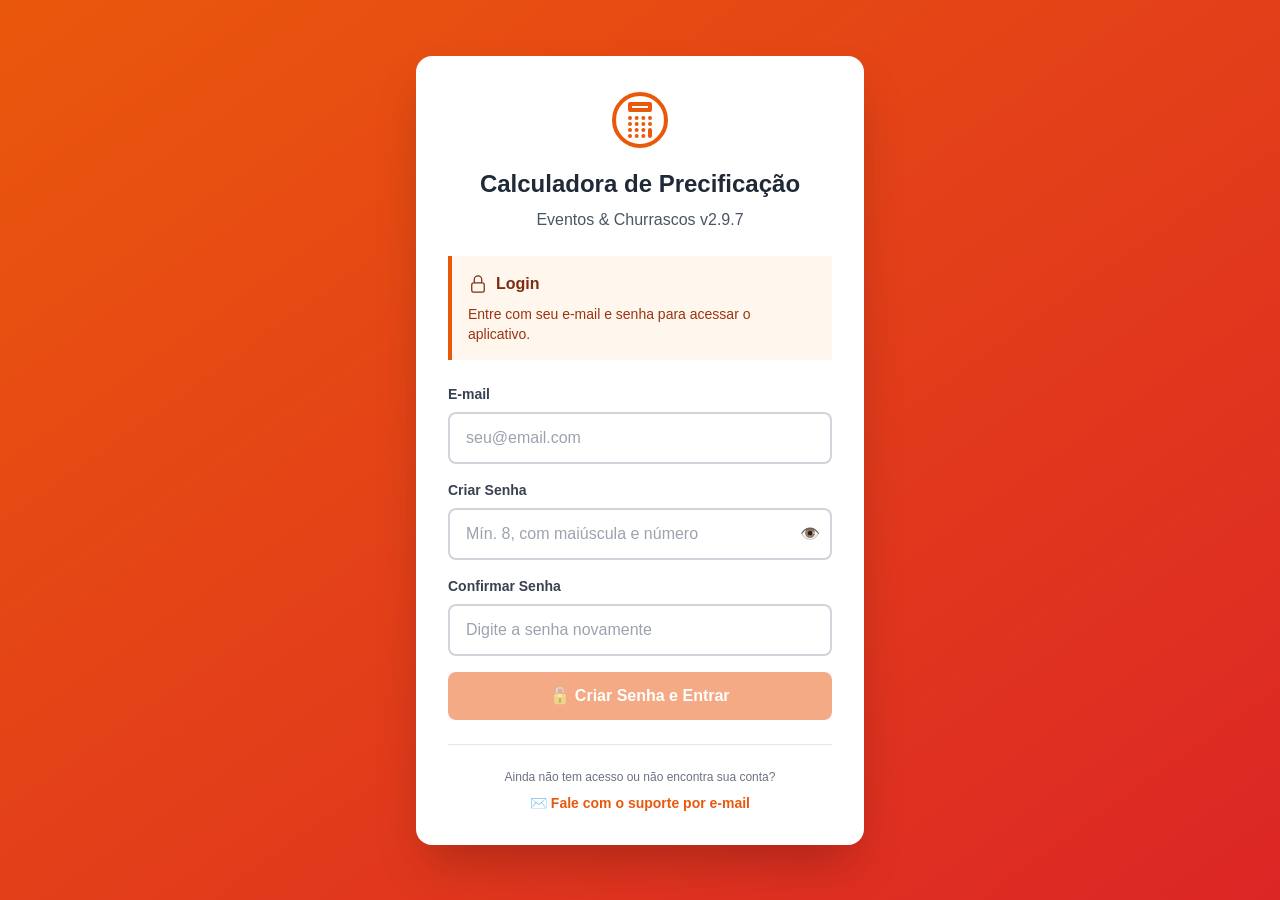
<file: App/public/index.html>
<!DOCTYPE html>
<html lang="pt-BR">
<head>
    <meta charset="UTF-8">
    <script>
        // Endereço antigo do app web -> domínio próprio (mantém o caminho; não afeta staging nem o app iOS)
        (function () {
            try {
                if (location.hostname === 'precificacao-cloud-production.up.railway.app') {
                    location.replace('https://app.chefazambuja.com' + location.pathname + location.search + location.hash);
                }
            } catch (e) {}
        })();
    </script>
    <meta name="viewport" content="width=device-width, initial-scale=1.0, maximum-scale=5.0, user-scalable=yes, viewport-fit=cover">
    <meta name="apple-mobile-web-app-capable" content="yes">
    <meta name="apple-mobile-web-app-status-bar-style" content="default">
    <meta name="mobile-web-app-capable" content="yes">
    <title>Calculadora de Precificação</title>

    <!-- Tailwind CSS (Compiled via PostCSS) -->
    <link rel="stylesheet" href="styles/output.css">

    <!-- Mobile Optimizations CSS -->
    <link rel="stylesheet" href="mobile-optimizations.css?v=1795700000">

    <!-- ===== INDEXEDDB BLOCKER (MUST BE ABSOLUTELY FIRST!) ===== -->
    <!-- CRITICAL: Este script DEVE ser o primeiro para interceptar todas as chamadas de IndexedDB -->
    <script src="config/indexeddb-blocker.js?v=1792000000"></script>

    <!-- React 18 (PRODUCTION BUILD) -->
    <script src="vendor/react.production.min.js?v=18.3.1"></script>
    <script src="vendor/react-dom.production.min.js?v=18.3.1"></script>

    <!-- jsPDF e html2canvas (549 KB): fora da abertura desde nov/2026. O utils/lazy-loader.js carrega as duas
         sozinho logo depois que a tela aparece (ou no primeiro toque); quem gera PDF espera LazyLoader.loadPdfLibs() -->
    <!-- <script src="https://cdn.sheetjs.com/xlsx-0.20.1/package/dist/xlsx.full.min.js?v=1762564421"></script> -->

    <!-- Socket.io para WebSocket -->
    <script src="vendor/socket.io.min.js?v=4.8.1b"></script>

    <style>
        body {
            margin: 0;
            padding: 0;
            background: #f3f4f6;
            font-family: -apple-system, BlinkMacSystemFont, 'Segoe UI', sans-serif;
        }
        details.cfg-menu > summary{list-style:none}
        details.cfg-menu > summary::-webkit-details-marker{display:none}
        details.cfg-menu[open] .cfg-chev{transform:rotate(180deg)}
    </style>
</head>
<body>
    <!-- Container Principal -->
    <div id="root"></div>

    <!-- ===== CORE MODULES ===== -->
    <script src="config/app-config.js?v=1799900004"></script>
    <script src="utils/offline-cache.js?v=1792200000"></script>
    <script src="utils/offline-migration.js?v=1796300000"></script>

    <!-- ===== CONDITIONAL LOADING - default-ingredients.js ===== -->
    <!-- Carregado APENAS em modo OFFLINE, após app-config.js estar pronto -->
    <script>
        (function() {
            // Aguardar window.APP_CONFIG estar disponível (o campo é "mode"; antes lia "appMode",
            // que não existe, e o setTimeout repetia para sempre gastando CPU/bateria)
            var tentativas = 0;
            function checkAndLoadIngredients() {
                var modo = window.APP_CONFIG && (window.APP_CONFIG.mode || window.APP_CONFIG.appMode);
                if (modo) {
                    console.log(`📋 [Conditional Load] Modo detectado: ${modo}`);

                    if (modo === 'OFFLINE') {
                        console.log('✅ [Conditional Load] OFFLINE - carregando default-ingredients.js');
                        const script = document.createElement('script');
                        script.src = 'config/default-ingredients.js';
                        document.head.appendChild(script);
                    } else {
                        console.log('⏭️ [Conditional Load] ONLINE/CLOUD - default-ingredients.js NÃO carregado');
                    }
                } else if (++tentativas < 100) {
                    // APP_CONFIG ainda não disponível, tentar novamente (no máximo ~5 s)
                    setTimeout(checkAndLoadIngredients, 50);
                } else {
                    console.warn('⚠️ [Conditional Load] APP_CONFIG não ficou disponível; default-ingredients.js não carregado');
                }
            }

            checkAndLoadIngredients();
        })();
    </script>

    <!-- API Client - Backend Integration (CLOUD only) -->
    <script src="api-client.js?v=1799900012"></script>

    <!-- Storage Adapters - Sistema de storage por plano -->
    <script src="adapters/StorageAdapter.js?v=1762564421"></script>
    <script src="adapters/LocalStorageAdapter.js?v=1762564421"></script>
    <script src="adapters/IndexedDBAdapter.js?v=1762564421"></script>
    <script src="adapters/CloudStorageAdapter.js?v=1793600000"></script>
    <script src="adapters/StorageManager.js?v=1762564421"></script>

    <!-- IndexedDB Storage Helper -->
    <!-- Smart Storage - Roteador inteligente de storage por licença -->
    <script type="module" src="utils/smart-storage.js?v=1796600000"></script>
    <script src="utils/indexeddb-storage-helper.js?v=1762564421"></script>

    <!-- Manager Helper - Prioriza backend sobre local -->
    <script src="utils/manager-helper.js?v=1762564421"></script>

    <!-- Lazy Loader - Carrega jsPDF/XLSX sob demanda -->
    <script src="utils/lazy-loader.js?v=1799400000"></script>

    <!-- Shopping List Generator - Gerador de lista de compras compartilhado -->
    <script type="module" src="utils/shopping-list-generator.js?v=1795800000"></script>

    <!-- Markdown to PDF Converter -->
    <script src="utils/markdown-to-pdf.js?v=1799400000"></script>

    <!-- IMPORTANTE: IndexedDBStorageService DEVE ser carregado ANTES de session-auth.js -->
    <script src="adapters/IndexedDBStorageService.js?v=1762564421"></script>

    <!-- Ingredients Service - Híbrido (API + Fallback) -->
    <script type="module" src="services/IngredientsService.js?v=1762564421"></script>
    <script src="utils/ingredients-loader.js?v=1762564421"></script>

    <!-- WebSocket Service - Sincronização em tempo real -->
    <script type="module" src="services/websocket.js?v=1762564421"></script>

    <script src="core/security-check.js?v=1762564421"></script>
    <script src="core/formatters.js?v=1762564421"></script>

    <!-- Máscara de Telefone -->
    <script type="module" src="utils/phone-mask.js?v=1762564421"></script>

    <!-- IMPORTANTE: PasswordManager e LicenseValidator devem ser carregados ANTES de session-auth.js -->
    <script src="core/PasswordManager.js?v=1792200000"></script>
    <script src="core/LicenseValidator.js?v=1796600000"></script>

    <script src="machine-fingerprint.js?v=1762564421"></script>
    <script src="session-auth.js?t=1762700000"></script>
    <!-- <script src="add-password-fields.js?v=1762564421"></script> --> <!-- Desabilitado - LicenseActivation.jsx já gerencia senha -->

    <!-- ===== UTILITY MODULES ===== -->
    <!-- Módulos utilitários centralizados para evitar duplicação -->
    <script type="module">
        // Carregar módulos de utilidades
        import * as lossCalculations from './core/utils/lossCalculations.js';
        import * as unitConversions from './core/utils/unitConversions.js';
        import * as dataTransform from './core/utils/dataTransform.js';
        import * as statistics from './core/utils/statistics.js';
        import { isDishPortionBased } from './core/calculations.js';

        // Expor no window para uso global
        window.lossCalculations = lossCalculations;
        window.unitConversions = unitConversions;
        window.dataTransform = dataTransform;
        window.statistics = statistics;
        window.isDishPortionBased = isDishPortionBased;

        console.log('✅ Módulos utilitários carregados:');
        console.log('  - lossCalculations (cálculos de perda)');
        console.log('  - unitConversions (conversão de unidades)');
        console.log('  - dataTransform (normalização de dados)');
        console.log('  - statistics (funções estatísticas)');
        console.log('  - isDishPortionBased (detecção de prato por porção)');
    </script>

    <!-- Sistema de Eventos Salvos - Carregado via módulo -->
    <script>
        // SavedEventsManager será carregado via core/index.js pelos componentes
        console.log('⏳ Aguardando carregamento dos módulos...');
    </script>

    <!-- Managers Premium -->
    <script type="module" src="init-managers.js?v=1762700472"></script>
    <!-- nov/2026: a conta de perda e rendimento, num lugar só (vem antes de quem calcula) -->
    <script src="utils/perda-rendimento.js?v=1799900014"></script>
    <script src="core/MenuManager-standalone.js?v=1799900014"></script>
    <!-- ClientManager carregado via init-managers.js -->
    <!-- <script src="core/ClientManager.js?v=1762564421"></script> -->
    <script src="core/CustomTemplateManager.js?v=1762564421"></script>

    <!-- ===== UI COMPONENTS - PREMIUM ===== -->
    <script src="utils/pricing-rules.js?v=1794800000"></script>
    <script src="utils/client-supply.js?v=1794800000"></script>
    <script src="utils/menu-refresh.js?v=1799900014"></script>
    <script src="utils/support-rules.js?v=1794800000"></script>
    <script src="ui-compiled/FeatureGate.js?v=1797600000"></script>
    <script src="ui-compiled/PricingSettings.js?v=1795500000"></script>
    <script src="ui-compiled/DepreciationCalc.js?v=1796400000"></script>
    <script src="ui-compiled/ChangePassword.js?v=1799900000"></script>
    <script src="ui-compiled/EquipePage.js?v=1797600000"></script>
    <script src="ui-compiled/ContratosPage.js?v=1799900017"></script>
    <script src="ui-compiled/UpgradeModal.js?v=1762564421"></script>
    <script src="ui-compiled/DishSale.js?v=1794100000"></script>
    <script src="ui-compiled/DishForm.js?v=1799900014"></script>
    <script src="utils/share-file.js?v=1799400000"></script>
    <script src="utils/escpos.js?v=1798000000"></script>
    <script src="utils/order-print.js?v=1798000000"></script>
    <script src="utils/tab-order.js?v=1799900010"></script>
    <script src="utils/agenda.js?v=1798400000"></script>
    <script src="utils/ia-aviso.js?v=1799300000"></script>
    <script src="utils/quote-agent.js?v=1799300000"></script>
    <script src="utils/marketing-agent.js?v=1799300000"></script>
    <!-- Sinal por PIX: chave do chef, campo na proposta e janela com QR / copia e cola -->
    <script src="utils/pix-sinal.js?v=1799700000"></script>
    <!-- Cancelar evento já fechado: motivo, data e reter/devolver o que foi recebido -->
    <script src="utils/cancelar-evento.js?v=1799700000"></script>
    <script src="utils/dish-sheet.js?v=1799400000"></script>
    <!-- nov/2026: aviso que some sozinho, no lugar da caixa "OK" do navegador -->
    <script src="utils/aviso-rapido.js?v=1799900017"></script>
    <script src="ui-compiled/DishList.js?v=1799900016"></script>
    <script src="ui-compiled/DishesPage.js?v=1793100000"></script>
    <script src="ui-compiled/SaveMenuModal.js?v=1762564421"></script>
    <script src="ui-compiled/MenuPreview.js?v=1793600000"></script>
    <script src="ui-compiled/MenuPage.js?v=1799900017"></script>
    <script src="ui-compiled/SavedMenusList.js?v=1799900017"></script>
    <script src="ui-compiled/ProposalBuilder.js?v=1762564421"></script>
    <script src="ui-compiled/ClientsPage.js?v=1795700000"></script>
    <script src="ui-compiled/EventsPage.js?v=1799900017"></script>
    <script src="ui-compiled/ProposalBuilderSimple.js?v=1799900017"></script>
    <script src="utils/proposal-modern.js?v=1799200000"></script>
    <script src="ui-compiled/ProposalPreview.js?v=1799900017"></script>
    <script src="ui-compiled/ProposalList-v2.js?v=1799900017"></script>
    <script src="ui-compiled/CalendarPage.js?v=1798400000"></script>
    <script src="ui-compiled/CrmShared.js?v=1797600000"></script>
    <script src="ui-compiled/CrmTasks.js?v=1795300000"></script>
    <script src="ui-compiled/CrmMessages.js?v=1799900017"></script>
    <script src="ui-compiled/ReportsPage.js?v=1791730000"></script>
    <script src="ui-compiled/PipelinePage.js?v=1799700000"></script>
    <script src="ui-compiled/SuppliersPage.js?v=1796700000"></script>
    <script src="ui-compiled/StockPage.js?v=1799800000"></script>
    <script src="ui-compiled/FinanceiroPage.js?v=1797200000"></script>
    <script src="ui-compiled/DREPanel.js?v=1796900000"></script>
    <script src="ui-compiled/RelatoriosPage.js?v=1799100000"></script>
    <script src="ui-compiled/VendasPage.js?v=1799900017"></script>
    <script src="ui-compiled/ClientDetail.js?v=1799900010"></script>
    <script src="ui-compiled/WhatsAppSettings.js?v=1799900017"></script>
    <script src="ui-compiled/UnitConverter.js?v=1795600000"></script>

    <!-- ===== UI COMPONENTS - MAIN ===== -->
    <script src="ui-compiled/components/Icon.js?v=1762564421"></script>
    <script src="ui-compiled/components/PDFButton.js?v=1762564421"></script>
    <script src="ui-compiled/components/EventForm.js?v=1791900000"></script>
    <script src="ui-compiled/ClientSupplyPanel.js?v=1794800000"></script>
    <script src="ui-compiled/components/CostsSummary.js?v=1794800000"></script>
    <script src="ui-compiled/components/ItemsList.js?v=1799900014"></script>
    <script src="ui-compiled/components/IngredientTemplates.js?v=1762564421"></script>
    <script src="ui-compiled/components/RecipeImporter.js?v=1793900000"></script>
    <script src="ui-compiled/components/MenuGenerator.js?v=1792500000"></script>
    <script src="ui-compiled/components/IngredientsDatabase.js?v=1799900017"></script>
    <script src="ui-compiled/components/SupportList.js?v=1799900017"></script>
    <script src="ui-compiled/components/TransportForm.js?v=1793600000"></script>
    <script src="ui-compiled/components/LaborForm.js?v=1793600000"></script>
    <script src="ui-compiled/components/SavedEventsList.js?v=1762564421"></script>
    <script src="ui-compiled/components/LicenseActivation.js?v=1792200000"></script>
    <script src="ui-compiled/components/PasswordLock.js?v=1762564421"></script>
    <script src="ui-compiled/components/PasswordSetup.js?v=1762564421"></script>
    <script src="ui-compiled/components/PasswordLogin.js?v=1762564421"></script>
    <script src="ui-compiled/components/LoadingScreen.js?v=1762564421"></script>

    <!-- ===== HOOKS ===== -->
    <script src="ui/hooks/usePlanContext.js?v=1762564421"></script>
    <script src="ui/hooks/useEventState.js?v=1799900014"></script>
    <script src="ui/hooks/useCalculations.js?v=1794800000"></script>

    <!-- ===== APP FULL ===== -->
    <script src="ui-compiled/App-Full.js?v=1799900017"></script>
    <!-- nov/2026: continuar em outro aparelho o cardápio em montagem -->
    <script src="utils/continuar-montagem.js?v=1799900014"></script>
    <!-- nov/2026: roteiro de primeiro uso (some quando a conta já fez os cinco passos) -->
    <script src="utils/primeiros-passos.js?v=1799900013"></script>

    <!-- Renderizar App -->
    <script>
        // Error Boundary global - evita que um erro de render em QUALQUER aba
        // derrube o app inteiro (tela travada/branca sem nenhum log).
        // Em vez disso mostra uma tela de recuperação com "Tentar novamente".
        class GlobalErrorBoundary extends React.Component {
            constructor(props) {
                super(props);
                this.state = { hasError: false };
            }
            static getDerivedStateFromError(error) {
                return { hasError: true };
            }
            componentDidCatch(error, info) {
                // error (objeto Error) não serializa direito nesse console bridge (vira "{}"),
                // então logamos message/stack como string pra dar pra debugar de verdade.
                console.error('🧯 [GlobalErrorBoundary] Erro capturado:', (error && (error.message || String(error))) || 'erro desconhecido');
                if (error && error.stack) console.error('🧯 [GlobalErrorBoundary] Stack:', error.stack);
                if (info && info.componentStack) console.error('🧯 [GlobalErrorBoundary] Component stack:', info.componentStack);
            }
            render() {
                if (this.state.hasError) {
                    return React.createElement('div', {
                        style: {
                            position: 'fixed', inset: 0, display: 'flex', flexDirection: 'column',
                            alignItems: 'center', justifyContent: 'center', padding: '24px',
                            background: '#ffffff', zIndex: 999999, textAlign: 'center',
                            fontFamily: '-apple-system, system-ui, sans-serif'
                        }
                    },
                        React.createElement('div', { style: { fontSize: '48px', marginBottom: '12px' } }, '⚠️'),
                        React.createElement('h2', { style: { fontSize: '18px', fontWeight: 'bold', marginBottom: '8px', color: '#1f2937' } }, 'Ops, algo deu errado nesta tela'),
                        React.createElement('p', { style: { fontSize: '14px', color: '#6b7280', marginBottom: '20px', maxWidth: '320px' } }, 'Seus dados estão salvos. Toque abaixo para tentar novamente.'),
                        React.createElement('div', { style: { display: 'flex', gap: '10px' } },
                            React.createElement('button', {
                                onClick: () => this.setState({ hasError: false }),
                                style: { padding: '12px 20px', borderRadius: '8px', background: '#ea580c', color: '#fff', fontWeight: '600', border: 'none', fontSize: '15px' }
                            }, 'Tentar novamente'),
                            React.createElement('button', {
                                onClick: () => window.location.reload(),
                                style: { padding: '12px 20px', borderRadius: '8px', background: '#374151', color: '#fff', fontWeight: '600', border: 'none', fontSize: '15px' }
                            }, 'Recarregar app')
                        )
                    );
                }
                return this.props.children;
            }
        }

        // Função para renderizar o app
        function renderApp() {
            console.log('🚀 Tentando renderizar AppFull...');

            if (window.AppFull && window.ReactDOM && window.PlanProvider && document.getElementById('root')) {
                console.log('✅ Todos os componentes disponíveis, renderizando...');
                const root = ReactDOM.createRoot(document.getElementById('root'));
                // Envolver AppFull com PlanProvider para contexto funcionar,
                // e tudo dentro do GlobalErrorBoundary para nunca travar o app inteiro.
                root.render(
                    React.createElement(GlobalErrorBoundary, null,
                        React.createElement(window.PlanProvider, null,
                            React.createElement(window.AppFull)
                        )
                    )
                );
                console.log('✅ AppFull renderizado com sucesso com PlanProvider!');
            } else {
                console.log('⏳ Aguardando componentes...', {
                    AppFull: !!window.AppFull,
                    ReactDOM: !!window.ReactDOM,
                    PlanProvider: !!window.PlanProvider,
                    rootElement: !!document.getElementById('root')
                });
                setTimeout(renderApp, 100);
            }
        }

        // Iniciar renderização
        if (document.readyState === 'loading') {
            document.addEventListener('DOMContentLoaded', renderApp);
        } else {
            renderApp();
        }
    </script>

    <!-- Comandos úteis para o console -->
    <script>
        // Função para listar todas as propostas
        window.listarPropostas = async function() {
            console.log('📋 Listando todas as propostas...');

            try {
                if (!window.proposalManager) {
                    console.error('❌ ProposalManager não encontrado. Aguarde o carregamento da página.');
                    return;
                }

                const all = await window.proposalManager.getAll(false);

                if (all.length === 0) {
                    console.log('✅ Não há propostas cadastradas!');
                    return;
                }

                console.log(`\n📊 Total: ${all.length} proposta(s):\n`);
                all.forEach((p, index) => {
                    console.log(`${index + 1}. ${p.proposalName || 'Sem nome'}`);
                    console.log(`   ID: ${p.id}`);
                    console.log(`   Tipo: ${p.proposalType || 'N/A'}`);
                    console.log(`   Valor: R$ ${(p.finalTotal || 0).toFixed(2)}`);
                    console.log(`   Criada em: ${p.createdAt || 'data desconhecida'}`);
                    console.log('');
                });

            } catch (error) {
                console.error('❌ Erro ao listar propostas:', error);
            }
        };

        // Função para normalizar todas as categorias de ingredientes
        window.normalizarCategorias = async function() {
            console.log('🔄 Normalizando categorias de todos os ingredientes...');

            try {
                if (!window.eventState) {
                    console.error('❌ eventState não encontrado');
                    return;
                }

                // Descobrir onde os ingredientes estão armazenados
                let ingredients = null;
                let setIngredients = null;

                // Tentar diferentes possíveis localizações
                if (window.eventState.ingredients) {
                    ingredients = window.eventState.ingredients;
                    setIngredients = window.eventState.setIngredients;
                } else if (window.eventState.eventData && window.eventState.eventData.ingredients) {
                    ingredients = window.eventState.eventData.ingredients;
                    setIngredients = (newIngredients) => {
                        window.eventState.setEventData({
                            ...window.eventState.eventData,
                            ingredients: newIngredients
                        });
                    };
                } else {
                    // Tentar encontrar automaticamente procurando por arrays
                    console.log('🔍 Procurando ingredientes no eventState...');
                    for (const key of Object.keys(window.eventState)) {
                        const value = window.eventState[key];
                        if (Array.isArray(value) && value.length > 0 && value[0].name && value[0].category) {
                            console.log(`✅ Encontrado em: eventState.${key}`);
                            ingredients = value;
                            const setterName = 'set' + key.charAt(0).toUpperCase() + key.slice(1);
                            setIngredients = window.eventState[setterName];
                            break;
                        }
                    }
                }

                if (!ingredients || ingredients.length === 0) {
                    console.error('❌ Ingredientes não encontrados no eventState');
                    console.log('💡 Execute: Object.keys(window.eventState) para ver propriedades disponíveis');
                    return;
                }

                console.log(`📊 Total de ingredientes: ${ingredients.length}`);

                // Importar função de normalização
                if (!window.normalizeCategory) {
                    console.error('❌ normalizeCategory não encontrada. Aguarde o carregamento completo da página.');
                    return;
                }

                let changed = 0;
                const normalized = ingredients.map(ing => {
                    const oldCategory = ing.category;
                    const newCategory = window.normalizeCategory(oldCategory);

                    if (oldCategory !== newCategory) {
                        console.log(`  🔄 "${ing.name}": "${oldCategory}" → "${newCategory}"`);
                        changed++;
                    }

                    return {
                        ...ing,
                        category: newCategory
                    };
                });

                if (changed === 0) {
                    console.log('✅ Todas as categorias já estão normalizadas!');
                    return;
                }

                console.log(`\n📊 Resumo: ${changed} ingredientes serão atualizados`);

                const confirm = window.confirm(`Deseja normalizar ${changed} categoria(s)?\n\nIsso vai atualizar as categorias para os valores padrão.`);

                if (!confirm) {
                    console.log('❌ Operação cancelada');
                    return;
                }

                // Atualizar no estado
                if (setIngredients) {
                    setIngredients(normalized);
                    console.log('✅ Categorias normalizadas com sucesso!');
                    console.log('💾 Salvando automaticamente...');
                } else {
                    console.error('❌ Função setter não encontrada para atualizar ingredientes');
                }

            } catch (error) {
                console.error('❌ Erro ao normalizar categorias:', error);
            }
        };

        // Função para inspecionar cardápio
        window.inspecionarCardapio = async function() {
            console.log('🔍 Inspecionando cardápio...\n');

            const menuManager = window.menuManager;
            if (!menuManager) {
                console.error('❌ MenuManager não encontrado');
                return;
            }

            const menu = await menuManager.getActiveMenu();
            console.log(`📊 Total de pratos no cardápio: ${menu.length}\n`);

            menu.forEach((item, index) => {
                console.log(`${index + 1}. ${item.dishName}`);
                console.log(`   💰 dishCost: R$ ${item.dishCost}`);
                console.log(`   🍽️ servings: ${item.servings || item.dishServings || 'não definido'}`);
                console.log(`   ⚖️ totalWeight: ${item.totalWeight}g`);
                console.log(`   👤 portionsPerPerson: ${item.portionsPerPerson}`);
                console.log('');
            });
        };

        // Função para inspecionar cardápio salvo
        window.inspecionarCardapioSalvo = async function(menuId) {
            console.log('🔍 Inspecionando cardápio salvo...\n');

            const savedMenusManager = window.savedMenusManager;
            if (!savedMenusManager) {
                console.error('❌ SavedMenusManager não encontrado');
                return;
            }

            let menu;
            if (menuId) {
                menu = await savedMenusManager.getById(menuId);
            } else {
                const all = await savedMenusManager.getAll();
                menu = all[all.length - 1]; // Pegar o último salvo
            }

            if (!menu) {
                console.error('❌ Cardápio não encontrado');
                return;
            }

            console.log(`📊 Cardápio: ${menu.name}`);
            console.log(`📊 Total de pratos: ${menu.dishes?.length || 0}\n`);

            if (menu.dishes) {
                menu.dishes.forEach((dish, index) => {
                    console.log(`${index + 1}. ${dish.dishName}`);
                    console.log(`   💰 dishCost: R$ ${dish.dishCost}`);
                    console.log(`   🍽️ servings: ${dish.servings || 'não definido'}`);
                    console.log(`   ⚖️ totalWeight: ${dish.totalWeight}g`);
                    console.log(`   👤 portionsPerPerson: ${dish.portionsPerPerson}`);
                    console.log('');
                });
            }
        };

        // ✅ Recalcular stats de todos os cardápios salvos (incluindo totalPrice)
        window.recalcularCardapios = async function() {
            console.log('🔄 Recalculando stats de todos os cardápios...');
            console.log('🔄 Forçando reload do SavedMenusManager atualizado...');

            try {
                // Força reload do módulo com timestamp para evitar cache
                const timestamp = Date.now();
                const savedMenusModule = await import(`./core/SavedMenusManager.js?v=${timestamp}`);
                const manager = savedMenusModule.savedMenusManager;

                if (!manager) {
                    console.error('❌ SavedMenusManager não disponível');
                    return;
                }

                const menus = await manager.getAll();
                console.log(`📋 Encontrados ${menus.length} cardápios`);

                for (const menu of menus) {
                    if (menu.dishes && menu.dishes.length > 0) {
                        // Recalcular stats com o módulo atualizado
                        const newStats = manager.calculateMenuStats(menu.dishes);
                        menu.stats = newStats;

                        // Salvar
                        await manager.saveItem(menu);

                        console.log(`✅ ${menu.name}:`, {
                            custo: newStats.totalCost.toFixed(2),
                            precoComMargem: newStats.totalPrice ? newStats.totalPrice.toFixed(2) : 'N/A',
                            temMargem: newStats.totalPrice > newStats.totalCost
                        });
                    }
                }

                console.log('✅ Todos os cardápios foram recalculados!');
            } catch (error) {
                console.error('❌ Erro ao recalcular:', error);
            }
        };

        // ✅ Verificar margem no cardápio ativo
        window.verificarMargemCardapio = async function() {
            console.log('🔍 Verificando margem no cardápio ativo...');

            const stats = await window.menuManager.getStatistics();
            console.log('📊 Estatísticas do cardápio:', {
                totalCost: stats.totalCost?.toFixed(2),
                totalPrice: stats.totalPrice?.toFixed(2),
                hasMargin: stats.totalPrice > stats.totalCost,
                marginPercent: stats.totalPrice > stats.totalCost
                    ? (((stats.totalPrice - stats.totalCost) / stats.totalCost) * 100).toFixed(1) + '%'
                    : 'Sem margem'
            });

            const menu = await window.menuManager.getActiveMenu();
            console.log('🍽️ Pratos com margem:', menu.map(item => ({
                name: item.dishName,
                cost: item.dishCost?.toFixed(2),
                profitMargin: item.profitMargin + '%',
                suggestedPrice: item.suggestedPrice || 'N/A',
                hasMargin: (item.profitMargin > 0) || (item.suggestedPrice > 0)
            })));
        };

        console.log('✅ Comandos disponíveis:');
        console.log('  📋 listarPropostas() - Lista todas as propostas');
        console.log('  🏷️ normalizarCategorias() - Normaliza categorias de ingredientes');
        console.log('  🔍 inspecionarCardapio() - Mostra dados dos pratos no cardápio');
        console.log('  🔍 inspecionarCardapioSalvo() - Mostra dados do último cardápio salvo');
        console.log('  🔄 recalcularCardapios() - Recalcula stats de todos os cardápios (totalPrice)');
        console.log('  🔍 verificarMargemCardapio() - Verifica margem no cardápio ativo');
    </script>
</body>
</html>
</file>
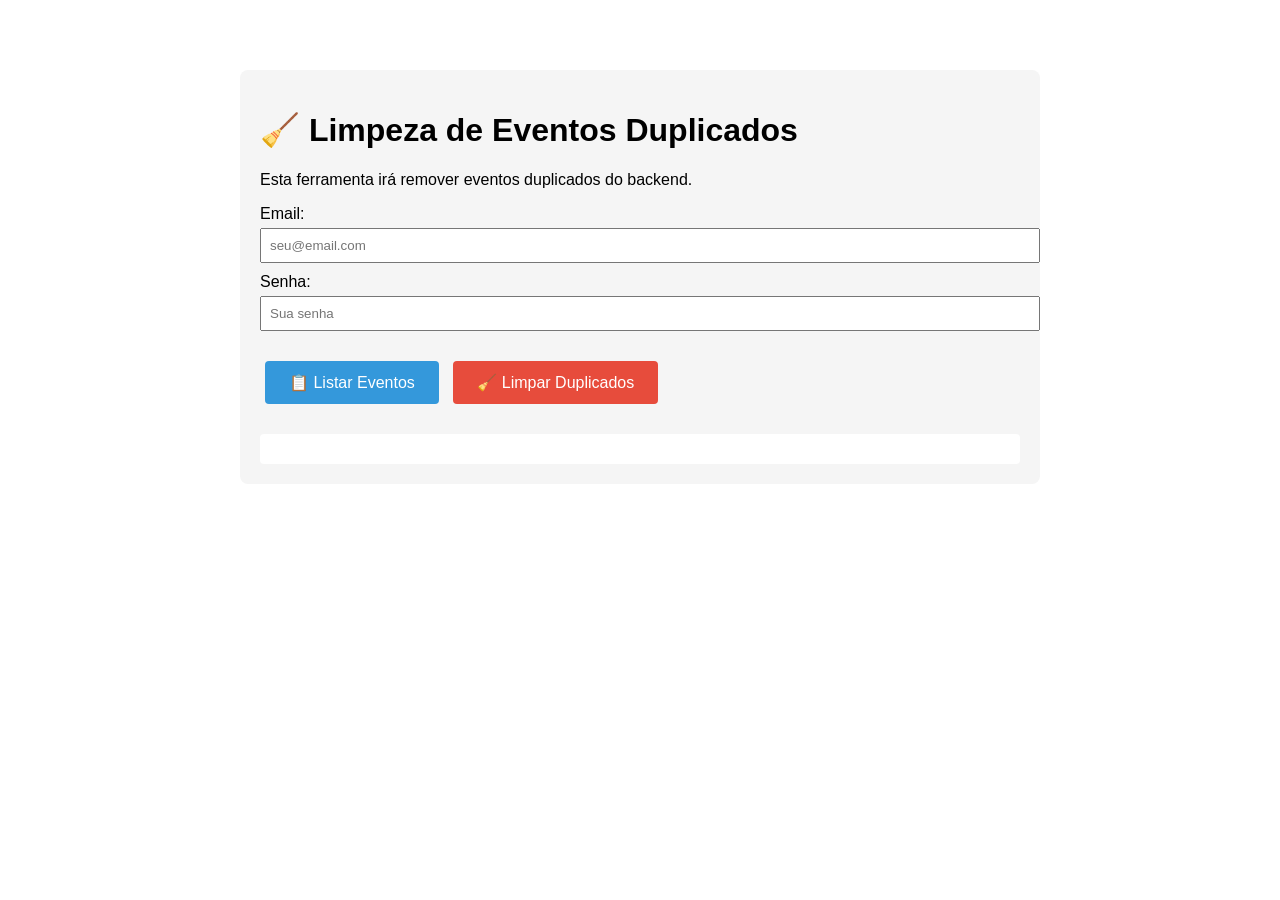
<file: App/public/cleanup-duplicates 3.html>
<!DOCTYPE html>
<html lang="pt-BR">
<head>
    <meta charset="UTF-8">
    <meta name="viewport" content="width=device-width, initial-scale=1.0">
    <title>Limpeza de Eventos Duplicados</title>
    <style>
        body {
            font-family: Arial, sans-serif;
            max-width: 800px;
            margin: 50px auto;
            padding: 20px;
        }
        .container {
            background: #f5f5f5;
            padding: 20px;
            border-radius: 8px;
        }
        button {
            background: #e74c3c;
            color: white;
            border: none;
            padding: 12px 24px;
            border-radius: 4px;
            cursor: pointer;
            font-size: 16px;
            margin: 10px 5px;
        }
        button:hover {
            background: #c0392b;
        }
        button.safe {
            background: #3498db;
        }
        button.safe:hover {
            background: #2980b9;
        }
        #log {
            background: white;
            padding: 15px;
            border-radius: 4px;
            margin-top: 20px;
            max-height: 400px;
            overflow-y: auto;
            font-family: monospace;
            font-size: 12px;
        }
        .error {
            color: #e74c3c;
        }
        .success {
            color: #27ae60;
        }
        .info {
            color: #3498db;
        }
    </style>
</head>
<body>
    <div class="container">
        <h1>🧹 Limpeza de Eventos Duplicados</h1>
        <p>Esta ferramenta irá remover eventos duplicados do backend.</p>

        <div>
            <label for="email">Email:</label><br>
            <input type="email" id="email" style="width: 100%; padding: 8px; margin-top: 5px; margin-bottom: 10px;"
                   placeholder="seu@email.com">
        </div>

        <div>
            <label for="password">Senha:</label><br>
            <input type="password" id="password" style="width: 100%; padding: 8px; margin-top: 5px;"
                   placeholder="Sua senha">
        </div>

        <div style="margin-top: 20px;">
            <button class="safe" onclick="listEvents()">📋 Listar Eventos</button>
            <button onclick="cleanupDuplicates()">🧹 Limpar Duplicados</button>
        </div>

        <div id="log"></div>
    </div>

    <script>
        const API_URL = 'https://precificacao-api-production.up.railway.app';
        let token = null;

        function log(message, type = 'info') {
            const logDiv = document.getElementById('log');
            const className = type === 'error' ? 'error' : type === 'success' ? 'success' : 'info';
            logDiv.innerHTML += `<div class="${className}">${new Date().toLocaleTimeString()} - ${message}</div>`;
            logDiv.scrollTop = logDiv.scrollHeight;
        }

        async function authenticate() {
            const email = document.getElementById('email').value.trim();
            const password = document.getElementById('password').value.trim();

            if (!email || !password) {
                log('❌ Por favor, preencha email e senha', 'error');
                return false;
            }

            try {
                log('🔐 Autenticando...', 'info');
                log(`📡 Enviando para: ${API_URL}/api/auth/login`, 'info');

                const response = await fetch(`${API_URL}/api/auth/login`, {
                    method: 'POST',
                    headers: { 'Content-Type': 'application/json' },
                    body: JSON.stringify({ email, password })
                });

                log(`📊 Status HTTP: ${response.status} ${response.statusText}`, 'info');

                if (!response.ok) {
                    const text = await response.text();
                    log(`❌ Erro HTTP ${response.status}: ${text.substring(0, 200)}`, 'error');

                    if (response.status === 400) {
                        log('💡 Dica: Verifique se a chave de licença está correta', 'info');
                    } else if (response.status === 429) {
                        log('💡 Dica: Aguarde alguns minutos e tente novamente', 'info');
                    }
                    return false;
                }

                const result = await response.json();
                if (result.success && result.data) {
                    token = result.data.accessToken;
                    log('✅ Autenticado com sucesso', 'success');
                    log(`👤 Usuário: ${result.data.user.email}`, 'info');
                    return true;
                } else {
                    log(`❌ Erro na autenticação: ${result.message}`, 'error');
                    return false;
                }
            } catch (error) {
                log(`❌ Erro ao autenticar: ${error.message}`, 'error');
                log(`📋 Stack: ${error.stack}`, 'error');
                return false;
            }
        }

        async function listEvents() {
            if (!await authenticate()) return;

            try {
                log('📋 Carregando eventos...', 'info');
                const response = await fetch(`${API_URL}/api/events`, {
                    headers: { 'Authorization': `Bearer ${token}` }
                });

                const result = await response.json();
                if (result.success) {
                    const events = result.data || result.events || [];
                    log(`✅ ${events.length} eventos encontrados:`, 'success');

                    // Agrupar por nome
                    const grouped = {};
                    events.forEach(event => {
                        const name = event.name || event.eventName || 'Sem nome';
                        if (!grouped[name]) grouped[name] = [];
                        grouped[name].push(event);
                    });

                    // Mostrar agrupados
                    Object.keys(grouped).forEach(name => {
                        const count = grouped[name].length;
                        const ids = grouped[name].map(e => e.id).join(', ');
                        const style = count > 1 ? 'color: orange; font-weight: bold;' : '';
                        log(`  <span style="${style}">• ${name} (${count}x)</span>`, 'info');
                        if (count > 1) {
                            log(`    IDs: ${ids}`, 'info');
                        }
                    });
                } else {
                    log(`❌ Erro ao listar eventos: ${result.message}`, 'error');
                }
            } catch (error) {
                log(`❌ Erro: ${error.message}`, 'error');
            }
        }

        async function cleanupDuplicates() {
            if (!confirm('⚠️ ATENÇÃO: Esta ação irá remover eventos duplicados, mantendo apenas o mais recente de cada grupo.\n\nDeseja continuar?')) {
                return;
            }

            if (!await authenticate()) return;

            try {
                log('🧹 Iniciando limpeza de duplicados...', 'info');

                // Carregar eventos
                const response = await fetch(`${API_URL}/api/events`, {
                    headers: { 'Authorization': `Bearer ${token}` }
                });

                const result = await response.json();
                if (!result.success) {
                    log(`❌ Erro ao carregar eventos: ${result.message}`, 'error');
                    return;
                }

                const events = result.data || result.events || [];
                log(`📊 ${events.length} eventos encontrados`, 'info');

                // Agrupar por nome
                const grouped = {};
                events.forEach(event => {
                    const name = event.name || event.eventName || 'Sem nome';
                    if (!grouped[name]) grouped[name] = [];
                    grouped[name].push(event);
                });

                // Processar cada grupo
                let deletedCount = 0;
                for (const [name, group] of Object.entries(grouped)) {
                    if (group.length > 1) {
                        log(`🔍 Processando grupo "${name}" (${group.length} eventos)`, 'info');

                        // Ordenar por data de criação (mais recente primeiro)
                        group.sort((a, b) => new Date(b.createdAt) - new Date(a.createdAt));

                        // Manter o primeiro (mais recente), deletar os outros
                        const toKeep = group[0];
                        const toDelete = group.slice(1);

                        log(`  ✅ Mantendo: ${toKeep.id} (${new Date(toKeep.createdAt).toLocaleString()})`, 'success');

                        for (const event of toDelete) {
                            try {
                                const deleteResponse = await fetch(`${API_URL}/api/events/${event.id}`, {
                                    method: 'DELETE',
                                    headers: { 'Authorization': `Bearer ${token}` }
                                });

                                const deleteResult = await deleteResponse.json();
                                if (deleteResult.success) {
                                    log(`  🗑️ Deletado: ${event.id} (${new Date(event.createdAt).toLocaleString()})`, 'info');
                                    deletedCount++;
                                } else {
                                    log(`  ❌ Erro ao deletar ${event.id}: ${deleteResult.message}`, 'error');
                                }
                            } catch (error) {
                                log(`  ❌ Erro ao deletar ${event.id}: ${error.message}`, 'error');
                            }
                        }
                    }
                }

                log(`✅ Limpeza concluída! ${deletedCount} eventos duplicados removidos`, 'success');
                log('💡 Recarregue a página da aplicação para ver as mudanças', 'info');

            } catch (error) {
                log(`❌ Erro na limpeza: ${error.message}`, 'error');
            }
        }
    </script>
</body>
</html>
</file>
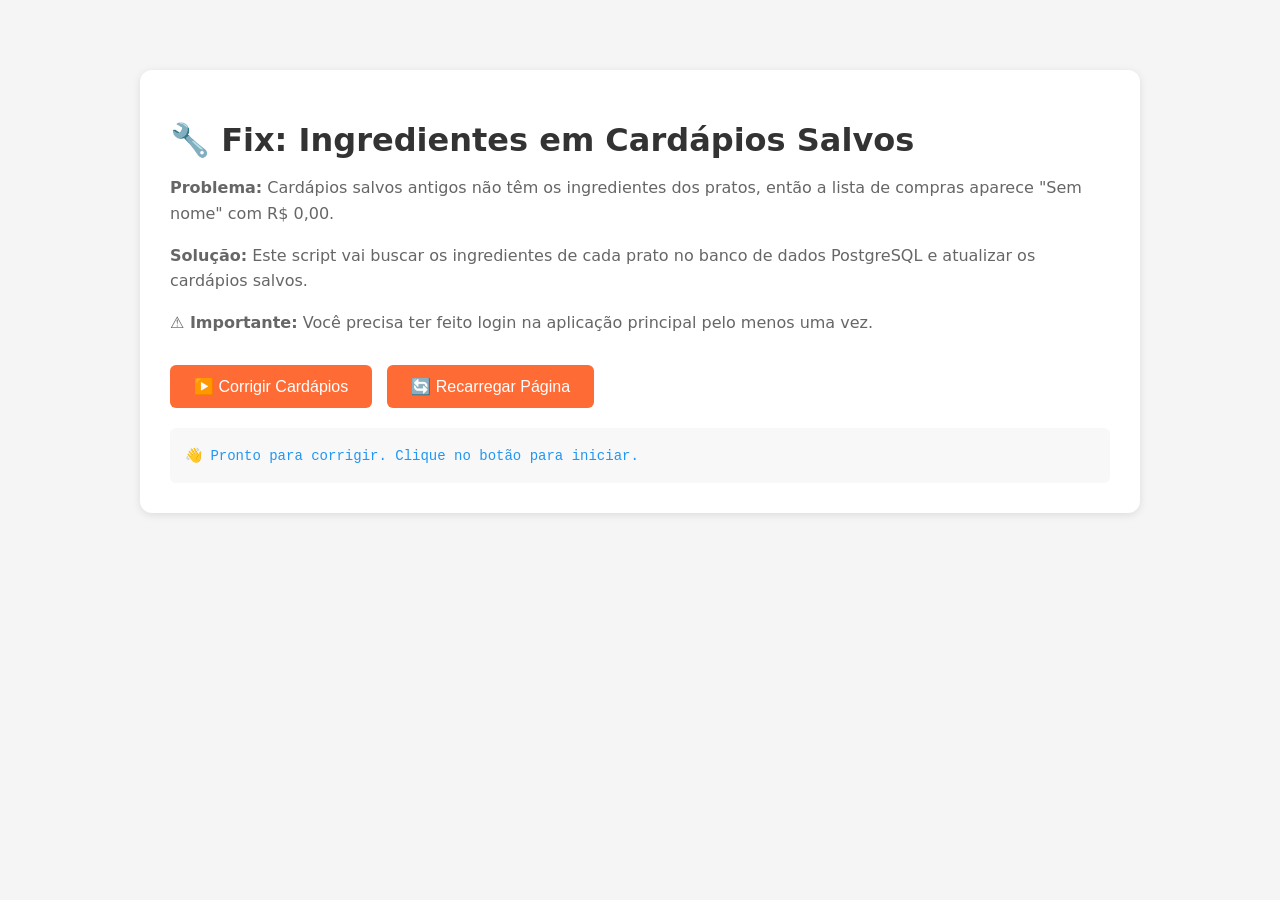
<file: App/public/fix-saved-menus-ingredients 3.html>
<!DOCTYPE html>
<html lang="pt-BR">
<head>
    <meta charset="UTF-8">
    <meta name="viewport" content="width=device-width, initial-scale=1.0">
    <title>Fix: Ingredientes em Cardápios Salvos</title>
    <style>
        body {
            font-family: system-ui, -apple-system, sans-serif;
            max-width: 1000px;
            margin: 50px auto;
            padding: 20px;
            background: #f5f5f5;
        }
        .container {
            background: white;
            padding: 30px;
            border-radius: 12px;
            box-shadow: 0 2px 8px rgba(0,0,0,0.1);
        }
        h1 {
            color: #333;
            margin-bottom: 10px;
        }
        .description {
            color: #666;
            margin-bottom: 30px;
            line-height: 1.6;
        }
        button {
            background: #ff6b35;
            color: white;
            border: none;
            padding: 12px 24px;
            font-size: 16px;
            border-radius: 6px;
            cursor: pointer;
            margin-right: 10px;
        }
        button:hover {
            background: #ff5722;
        }
        button:disabled {
            background: #ccc;
            cursor: not-allowed;
        }
        .log {
            margin-top: 20px;
            padding: 15px;
            background: #f8f8f8;
            border-radius: 6px;
            font-family: 'Courier New', monospace;
            font-size: 14px;
            max-height: 500px;
            overflow-y: auto;
        }
        .log div {
            margin: 4px 0;
        }
        .success { color: #4caf50; }
        .error { color: #f44336; }
        .info { color: #2196f3; }
        .warning { color: #ff9800; }
        .summary {
            margin-top: 20px;
            padding: 15px;
            background: #e8f5e9;
            border-left: 4px solid #4caf50;
            border-radius: 4px;
        }
    </style>
</head>
<body>
    <div class="container">
        <h1>🔧 Fix: Ingredientes em Cardápios Salvos</h1>
        <div class="description">
            <p><strong>Problema:</strong> Cardápios salvos antigos não têm os ingredientes dos pratos, então a lista de compras aparece "Sem nome" com R$ 0,00.</p>
            <p><strong>Solução:</strong> Este script vai buscar os ingredientes de cada prato no banco de dados PostgreSQL e atualizar os cardápios salvos.</p>
            <p><strong>⚠️ Importante:</strong> Você precisa ter feito login na aplicação principal pelo menos uma vez.</p>
        </div>

        <button id="btnFix" onclick="runFix()">▶️ Corrigir Cardápios</button>
        <button onclick="window.location.reload()">🔄 Recarregar Página</button>

        <div id="log" class="log" style="display: none;"></div>
        <div id="summary" class="summary" style="display: none;"></div>
    </div>

    <script>
        const log = document.getElementById('log');
        const summaryDiv = document.getElementById('summary');
        const btnFix = document.getElementById('btnFix');

        // Configuração da API
        const API_BASE_URL = 'https://precificacao-api-production.up.railway.app/api';

        function addLog(message, type = 'info') {
            log.style.display = 'block';
            const div = document.createElement('div');
            div.className = type;
            div.textContent = message;
            log.appendChild(div);
            log.scrollTop = log.scrollHeight;
        }

        function showSummary(stats) {
            summaryDiv.style.display = 'block';
            summaryDiv.innerHTML = `
                <h3>📊 Resumo</h3>
                <p><strong>Total de cardápios:</strong> ${stats.total}</p>
                <p><strong>✅ Atualizados:</strong> ${stats.updated}</p>
                <p><strong>⏭️ Ignorados:</strong> ${stats.skipped}</p>
                <p><strong>❌ Erros:</strong> ${stats.errors}</p>
            `;
        }

        // Buscar token de autenticação do localStorage e sessionStorage
        function getAuthToken() {
            // 1. Tentar pegar do sessionStorage primeiro (usado após login)
            const sessionLicense = sessionStorage.getItem('temp_license');
            if (sessionLicense) {
                console.log('🔑 Token encontrado em sessionStorage.temp_license');
                return sessionLicense;
            }

            // 2. Tentar pegar do appState (localStorage)
            const appState = localStorage.getItem('appState');
            if (appState) {
                try {
                    const state = JSON.parse(appState);
                    if (state.licenseKey) {
                        console.log('🔑 Token encontrado em localStorage.appState.licenseKey');
                        return state.licenseKey;
                    }
                } catch (e) {
                    console.error('Erro ao parsear appState:', e);
                }
            }

            // 3. Tentar pegar do sessionState (localStorage)
            const sessionState = localStorage.getItem('sessionState');
            if (sessionState) {
                try {
                    const state = JSON.parse(sessionState);
                    if (state.token) {
                        console.log('🔑 Token encontrado em localStorage.sessionState.token');
                        return state.token;
                    }
                } catch (e) {
                    console.error('Erro ao parsear sessionState:', e);
                }
            }

            // 4. Tentar pegar direto do localStorage
            const directLicense = localStorage.getItem('licenseKey') || localStorage.getItem('authToken');
            if (directLicense) {
                console.log('🔑 Token encontrado em localStorage direto');
                return directLicense;
            }

            // 5. Tentar pegar do sessionStorage direto
            const sessionToken = sessionStorage.getItem('licenseKey') || sessionStorage.getItem('authToken');
            if (sessionToken) {
                console.log('🔑 Token encontrado em sessionStorage direto');
                return sessionToken;
            }

            console.error('❌ Token não encontrado em nenhum local:', {
                sessionStorage_temp_license: !!sessionStorage.getItem('temp_license'),
                localStorage_appState: !!localStorage.getItem('appState'),
                localStorage_licenseKey: !!localStorage.getItem('licenseKey'),
                sessionStorage_licenseKey: !!sessionStorage.getItem('licenseKey')
            });

            return null;
        }

        // Fazer chamada à API
        async function apiCall(endpoint, options = {}) {
            const token = getAuthToken();
            if (!token) {
                throw new Error('Token de autenticação não encontrado');
            }

            const response = await fetch(`${API_BASE_URL}${endpoint}`, {
                ...options,
                headers: {
                    'Content-Type': 'application/json',
                    'Authorization': `Bearer ${token}`,
                    ...options.headers
                }
            });

            if (!response.ok) {
                const error = await response.json().catch(() => ({ message: 'Erro desconhecido' }));
                throw new Error(error.message || `HTTP ${response.status}`);
            }

            return response.json();
        }

        async function runFix() {
            btnFix.disabled = true;
            log.innerHTML = '';
            summaryDiv.style.display = 'none';

            addLog('🔄 Iniciando correção...', 'info');

            try {
                // Verificar autenticação
                const token = getAuthToken();
                if (!token) {
                    addLog('❌ ERRO: Token de autenticação não encontrado!', 'error');
                    addLog('', 'info');
                    addLog('💡 Solução:', 'info');
                    addLog('1. Abra https://precificacao-cloud-production.up.railway.app', 'info');
                    addLog('2. Faça login normalmente', 'info');
                    addLog('3. Volte aqui e tente novamente', 'info');
                    return;
                }

                addLog(`🔑 Token encontrado: ${token.substring(0, 20)}...`, 'success');
                addLog('', 'info');

                // Buscar cardápios
                addLog(`📂 Buscando cardápios salvos...`, 'info');
                const menusResponse = await apiCall('/saved-menus');
                const menus = menusResponse.data || [];

                addLog(`📊 Total de cardápios encontrados: ${menus.length}`, 'info');
                addLog('', 'info');

                let stats = {
                    total: menus.length,
                    updated: 0,
                    skipped: 0,
                    errors: 0
                };

                // Processar cada cardápio
                for (const menu of menus) {
                    try {
                        const menuName = menu.name || 'Sem nome';

                        // Extrair dishes do menuData
                        let dishes = menu.menuData?.dishes || menu.dishes || [];

                        if (!dishes || dishes.length === 0) {
                            addLog(`⏭️  "${menuName}" - Sem pratos - SKIP`, 'warning');
                            stats.skipped++;
                            continue;
                        }

                        addLog(`🍽️  "${menuName}" - ${dishes.length} pratos`, 'info');

                        let needsUpdate = false;
                        const updatedDishes = [];

                        // Processar cada prato
                        for (const dish of dishes) {
                            const dishIngredients = dish.dishIngredients || [];

                            // Se já tem ingredientes, manter como está
                            if (dishIngredients.length > 0) {
                                addLog(`   ✓ "${dish.dishName}" - Já tem ${dishIngredients.length} ingredientes`, 'success');
                                updatedDishes.push(dish);
                                continue;
                            }

                            // Buscar ingredientes do prato original
                            if (dish.dishId) {
                                addLog(`   🔍 "${dish.dishName}" - Buscando ingredientes...`, 'info');
                                try {
                                    const dishResponse = await apiCall(`/dishes/${dish.dishId}`);
                                    const originalDish = dishResponse.data;

                                    if (originalDish && originalDish.ingredients && originalDish.ingredients.length > 0) {
                                        dish.dishIngredients = originalDish.ingredients;
                                        dish.totalWeight = originalDish.totalWeight || dish.totalWeight || 0;
                                        dish.dishCost = originalDish.totalCost || dish.dishCost || 0;
                                        dish.servings = originalDish.servings || dish.servings || 1;

                                        addLog(`   ✅ "${dish.dishName}" - ${originalDish.ingredients.length} ingredientes recuperados`, 'success');
                                        needsUpdate = true;
                                    } else {
                                        addLog(`   ⚠️  "${dish.dishName}" - Prato sem ingredientes no banco`, 'warning');
                                    }
                                } catch (error) {
                                    addLog(`   ⚠️  "${dish.dishName}" - Erro: ${error.message}`, 'warning');
                                }
                            } else {
                                addLog(`   ⚠️  "${dish.dishName}" - Sem dishId`, 'warning');
                            }

                            updatedDishes.push(dish);
                        }

                        // Se precisa atualizar, salvar cardápio
                        if (needsUpdate) {
                            const updatedMenuData = {
                                ...menu.menuData,
                                dishes: updatedDishes
                            };

                            const updateData = {
                                name: menu.name,
                                description: menu.description,
                                menuData: updatedMenuData
                            };

                            await apiCall(`/saved-menus/${menu.id}`, {
                                method: 'PUT',
                                body: JSON.stringify(updateData)
                            });

                            addLog(`✅ "${menuName}" - Atualizado com sucesso!`, 'success');
                            stats.updated++;
                        } else {
                            addLog(`⏭️  "${menuName}" - Nada a atualizar - SKIP`, 'warning');
                            stats.skipped++;
                        }

                        addLog('', 'info');

                    } catch (error) {
                        addLog(`❌ Erro ao processar "${menu.name}": ${error.message}`, 'error');
                        stats.errors++;
                    }
                }

                addLog('━━━━━━━━━━━━━━━━━━━━━━━━━━━━━━━━━━', 'info');
                addLog('✅ Correção concluída!', 'success');
                addLog('━━━━━━━━━━━━━━━━━━━━━━━━━━━━━━━━━━', 'info');

                showSummary(stats);

                if (stats.updated > 0) {
                    addLog('', 'info');
                    addLog('💡 Agora você pode gerar a lista de compras normalmente!', 'info');
                }

            } catch (error) {
                addLog(`❌ ERRO FATAL: ${error.message}`, 'error');
                console.error(error);
            } finally {
                btnFix.disabled = false;
            }
        }

        // Log inicial
        addLog('👋 Pronto para corrigir. Clique no botão para iniciar.', 'info');
    </script>
</body>
</html>
</file>
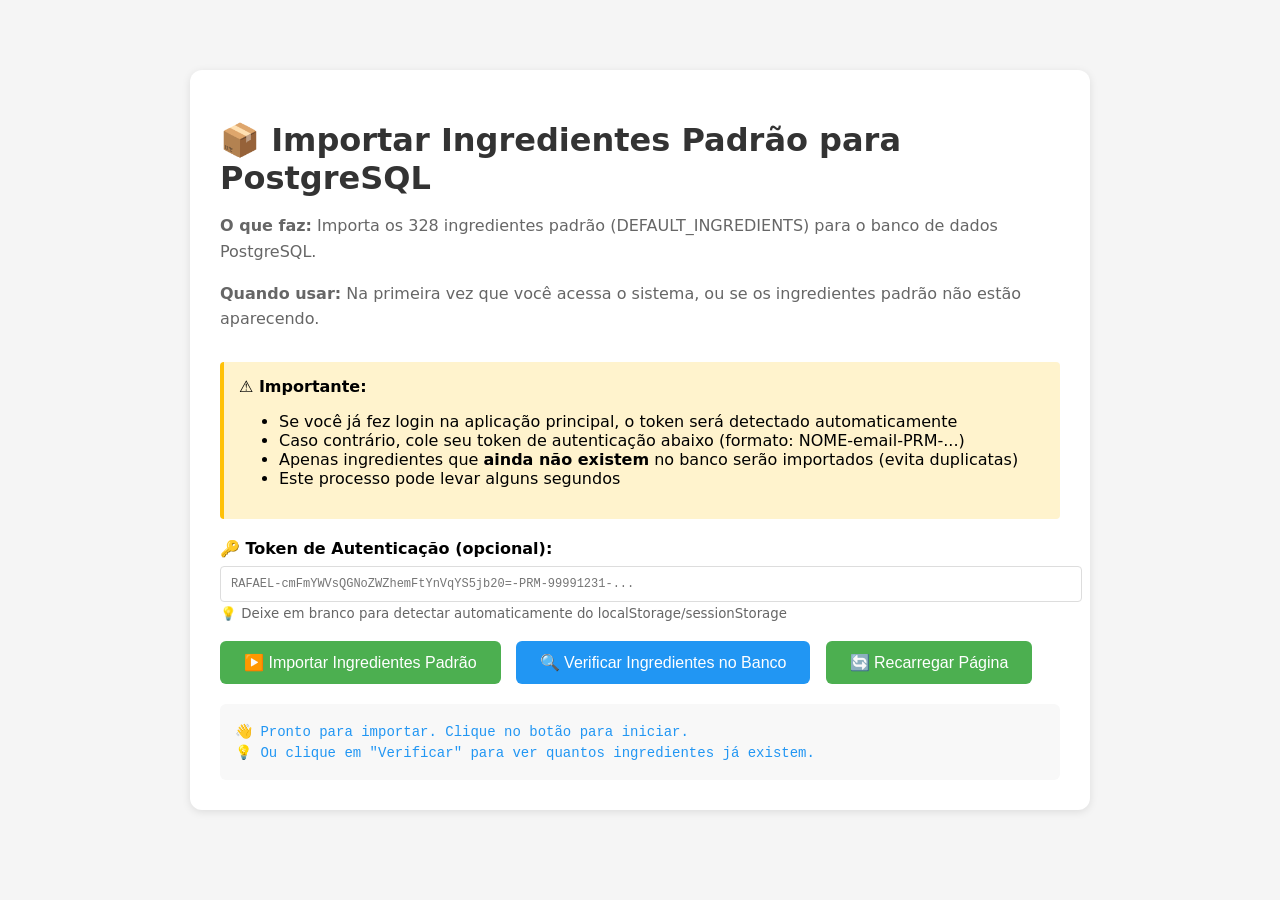
<file: App/public/import-default-ingredients 3.html>
<!DOCTYPE html>
<html lang="pt-BR">
<head>
    <meta charset="UTF-8">
    <meta name="viewport" content="width=device-width, initial-scale=1.0">
    <title>Importar Ingredientes Padrão</title>
    <style>
        body {
            font-family: system-ui, -apple-system, sans-serif;
            max-width: 900px;
            margin: 50px auto;
            padding: 20px;
            background: #f5f5f5;
        }
        .container {
            background: white;
            padding: 30px;
            border-radius: 12px;
            box-shadow: 0 2px 8px rgba(0,0,0,0.1);
        }
        h1 {
            color: #333;
            margin-bottom: 10px;
        }
        .description {
            color: #666;
            margin-bottom: 30px;
            line-height: 1.6;
        }
        .warning {
            background: #fff3cd;
            border-left: 4px solid #ffc107;
            padding: 15px;
            margin-bottom: 20px;
            border-radius: 4px;
        }
        button {
            background: #4caf50;
            color: white;
            border: none;
            padding: 12px 24px;
            font-size: 16px;
            border-radius: 6px;
            cursor: pointer;
            margin-right: 10px;
        }
        button:hover {
            background: #45a049;
        }
        button:disabled {
            background: #ccc;
            cursor: not-allowed;
        }
        button.secondary {
            background: #2196f3;
        }
        button.secondary:hover {
            background: #0b7dda;
        }
        .log {
            margin-top: 20px;
            padding: 15px;
            background: #f8f8f8;
            border-radius: 6px;
            font-family: 'Courier New', monospace;
            font-size: 14px;
            max-height: 500px;
            overflow-y: auto;
        }
        .log div {
            margin: 4px 0;
        }
        .success { color: #4caf50; }
        .error { color: #f44336; }
        .info { color: #2196f3; }
        .warning-text { color: #ff9800; }
        .summary {
            margin-top: 20px;
            padding: 15px;
            background: #e8f5e9;
            border-left: 4px solid #4caf50;
            border-radius: 4px;
        }
    </style>
</head>
<body>
    <div class="container">
        <h1>📦 Importar Ingredientes Padrão para PostgreSQL</h1>
        <div class="description">
            <p><strong>O que faz:</strong> Importa os 328 ingredientes padrão (DEFAULT_INGREDIENTS) para o banco de dados PostgreSQL.</p>
            <p><strong>Quando usar:</strong> Na primeira vez que você acessa o sistema, ou se os ingredientes padrão não estão aparecendo.</p>
        </div>

        <div class="warning">
            <strong>⚠️ Importante:</strong>
            <ul>
                <li>Se você já fez login na aplicação principal, o token será detectado automaticamente</li>
                <li>Caso contrário, cole seu token de autenticação abaixo (formato: NOME-email-PRM-...)</li>
                <li>Apenas ingredientes que <strong>ainda não existem</strong> no banco serão importados (evita duplicatas)</li>
                <li>Este processo pode levar alguns segundos</li>
            </ul>
        </div>

        <div style="margin: 20px 0;">
            <label for="manualToken" style="display: block; margin-bottom: 8px; font-weight: bold;">
                🔑 Token de Autenticação (opcional):
            </label>
            <input
                type="text"
                id="manualToken"
                placeholder="RAFAEL-cmFmYWVsQGNoZWZhemFtYnVqYS5jb20=-PRM-99991231-..."
                style="width: 100%; padding: 10px; font-family: 'Courier New', monospace; font-size: 12px; border: 1px solid #ddd; border-radius: 4px;"
            />
            <small style="color: #666; display: block; margin-top: 4px;">
                💡 Deixe em branco para detectar automaticamente do localStorage/sessionStorage
            </small>
        </div>

        <button id="btnImport" onclick="runImport()">▶️ Importar Ingredientes Padrão</button>
        <button class="secondary" onclick="checkIngredients()">🔍 Verificar Ingredientes no Banco</button>
        <button onclick="window.location.reload()">🔄 Recarregar Página</button>

        <div id="log" class="log" style="display: none;"></div>
        <div id="summary" class="summary" style="display: none;"></div>
    </div>

    <script src="config/default-ingredients.js"></script>
    <script>
        const log = document.getElementById('log');
        const summaryDiv = document.getElementById('summary');
        const btnImport = document.getElementById('btnImport');

        // Configuração da API
        const API_BASE_URL = 'https://precificacao-api-production.up.railway.app/api';

        function addLog(message, type = 'info') {
            log.style.display = 'block';
            const div = document.createElement('div');
            div.className = type;
            div.textContent = message;
            log.appendChild(div);
            log.scrollTop = log.scrollHeight;
        }

        function showSummary(stats) {
            summaryDiv.style.display = 'block';
            summaryDiv.innerHTML = `
                <h3>📊 Resumo</h3>
                <p><strong>Total de ingredientes DEFAULT:</strong> ${stats.total}</p>
                <p><strong>✅ Importados:</strong> ${stats.imported}</p>
                <p><strong>⏭️ Já existiam (pulados):</strong> ${stats.skipped}</p>
                <p><strong>❌ Erros:</strong> ${stats.errors}</p>
            `;
        }

        // Buscar token de autenticação
        function getAuthToken() {
            // 1. Verificar se há token manual inserido
            const manualToken = document.getElementById('manualToken')?.value?.trim();
            if (manualToken) {
                console.log('🔑 Usando token manual inserido');
                return manualToken;
            }

            // 2. Tentar encontrar token automaticamente
            const sessionLicense = sessionStorage.getItem('temp_license');
            if (sessionLicense) {
                console.log('🔑 Token encontrado em sessionStorage.temp_license');
                return sessionLicense;
            }

            const appState = localStorage.getItem('appState');
            if (appState) {
                try {
                    const state = JSON.parse(appState);
                    if (state.licenseKey) {
                        console.log('🔑 Token encontrado em localStorage.appState.licenseKey');
                        return state.licenseKey;
                    }
                } catch (e) {
                    console.error('Erro ao parsear appState:', e);
                }
            }

            const sessionState = localStorage.getItem('sessionState');
            if (sessionState) {
                try {
                    const state = JSON.parse(sessionState);
                    if (state.token) {
                        console.log('🔑 Token encontrado em localStorage.sessionState.token');
                        return state.token;
                    }
                } catch (e) {
                    console.error('Erro ao parsear sessionState:', e);
                }
            }

            const directLicense = localStorage.getItem('licenseKey') || localStorage.getItem('authToken');
            if (directLicense) {
                console.log('🔑 Token encontrado em localStorage direto');
                return directLicense;
            }

            const sessionToken = sessionStorage.getItem('licenseKey') || sessionStorage.getItem('authToken');
            if (sessionToken) {
                console.log('🔑 Token encontrado em sessionStorage direto');
                return sessionToken;
            }

            console.error('❌ Token não encontrado em nenhum local');
            return null;
        }

        // Fazer chamada à API
        async function apiCall(endpoint, options = {}) {
            const token = getAuthToken();
            if (!token) {
                throw new Error('Token de autenticação não encontrado');
            }

            const response = await fetch(`${API_BASE_URL}${endpoint}`, {
                ...options,
                headers: {
                    'Content-Type': 'application/json',
                    'Authorization': `Bearer ${token}`,
                    ...options.headers
                }
            });

            if (!response.ok) {
                const error = await response.json().catch(() => ({ message: 'Erro desconhecido' }));
                throw new Error(error.message || `HTTP ${response.status}`);
            }

            return response.json();
        }

        async function checkIngredients() {
            log.innerHTML = '';
            summaryDiv.style.display = 'none';

            addLog('🔍 Verificando ingredientes no banco de dados...', 'info');

            try {
                const token = getAuthToken();
                if (!token) {
                    addLog('❌ ERRO: Token de autenticação não encontrado!', 'error');
                    addLog('', 'info');
                    addLog('💡 Solução:', 'info');
                    addLog('1. Abra https://precificacao-cloud-production.up.railway.app', 'info');
                    addLog('2. Faça login normalmente', 'info');
                    addLog('3. Volte aqui e tente novamente', 'info');
                    return;
                }

                addLog(`🔑 Token encontrado: ${token.substring(0, 20)}...`, 'success');

                const response = await apiCall('/ingredients');
                const ingredients = response.data || [];

                addLog(`📊 Total de ingredientes no banco: ${ingredients.length}`, ingredients.length > 0 ? 'success' : 'warning-text');

                if (ingredients.length === 0) {
                    addLog('', 'info');
                    addLog('⚠️ Nenhum ingrediente encontrado no banco!', 'warning-text');
                    addLog('💡 Clique em "Importar Ingredientes Padrão" para adicionar os 328 ingredientes padrão.', 'info');
                } else {
                    addLog('', 'info');
                    addLog(`✅ Banco de dados possui ingredientes!`, 'success');

                    // Verificar se Picanha existe
                    const picanha = ingredients.find(ing => ing.name.toLowerCase().includes('picanha'));
                    if (picanha) {
                        addLog('', 'info');
                        addLog('🔍 Exemplo - Picanha:', 'info');
                        addLog(`   Nome: ${picanha.name}`, 'success');
                        addLog(`   Categoria: ${picanha.category}`, 'success');
                        addLog(`   Custo unitário: R$ ${picanha.unitCost}/g`, 'success');
                        addLog(`   Perda: ${picanha.lossPercentage}%`, 'success');
                    }
                }

            } catch (error) {
                addLog(`❌ ERRO: ${error.message}`, 'error');
                console.error(error);
            }
        }

        async function runImport() {
            btnImport.disabled = true;
            log.innerHTML = '';
            summaryDiv.style.display = 'none';

            addLog('🔄 Iniciando importação...', 'info');

            try {
                // Verificar autenticação
                const token = getAuthToken();
                if (!token) {
                    addLog('❌ ERRO: Token de autenticação não encontrado!', 'error');
                    addLog('', 'info');
                    addLog('💡 Solução:', 'info');
                    addLog('1. Abra https://precificacao-cloud-production.up.railway.app', 'info');
                    addLog('2. Faça login normalmente', 'info');
                    addLog('3. Volte aqui e tente novamente', 'info');
                    return;
                }

                addLog(`🔑 Token encontrado: ${token.substring(0, 20)}...`, 'success');
                addLog('', 'info');

                // Verificar se DEFAULT_INGREDIENTS está disponível
                if (!window.DEFAULT_INGREDIENTS || window.DEFAULT_INGREDIENTS.length === 0) {
                    addLog('❌ ERRO: DEFAULT_INGREDIENTS não encontrado!', 'error');
                    addLog('Recarregue a página e tente novamente.', 'error');
                    return;
                }

                addLog(`📦 DEFAULT_INGREDIENTS carregado: ${window.DEFAULT_INGREDIENTS.length} ingredientes`, 'success');
                addLog('', 'info');

                // Preparar dados para importação
                const ingredientsToImport = window.DEFAULT_INGREDIENTS.map(ing => ({
                    name: ing.name,
                    category: ing.category,
                    unit: ing.unit,
                    unitType: ing.unitType,
                    unitCost: ing.unitCost,
                    lossPercentage: ing.loss
                }));

                addLog('📤 Enviando ingredientes para o banco de dados...', 'info');
                addLog('⏳ Aguarde, isto pode levar alguns segundos...', 'info');
                addLog('', 'info');

                // Fazer importação em lote
                const response = await apiCall('/ingredients/import-bulk', {
                    method: 'POST',
                    body: JSON.stringify({
                        ingredients: ingredientsToImport
                    })
                });

                addLog('━━━━━━━━━━━━━━━━━━━━━━━━━━━━━━━━━━', 'info');
                addLog('✅ Importação concluída!', 'success');
                addLog('━━━━━━━━━━━━━━━━━━━━━━━━━━━━━━━━━━', 'info');
                addLog('', 'info');
                addLog(`✅ ${response.count} ingredientes importados com sucesso`, 'success');
                addLog(`⏭️ ${response.skipped} ingredientes já existiam (pulados)`, 'info');

                showSummary({
                    total: window.DEFAULT_INGREDIENTS.length,
                    imported: response.count,
                    skipped: response.skipped,
                    errors: 0
                });

                if (response.count > 0) {
                    addLog('', 'info');
                    addLog('💡 Agora você pode usar a aplicação normalmente!', 'info');
                    addLog('💡 Os ingredientes padrão estão disponíveis no banco de dados.', 'info');
                    addLog('💡 Você pode criar cardápios e gerar listas de compras.', 'info');
                }

            } catch (error) {
                addLog(`❌ ERRO FATAL: ${error.message}`, 'error');
                console.error(error);
            } finally {
                btnImport.disabled = false;
            }
        }

        // Log inicial
        addLog('👋 Pronto para importar. Clique no botão para iniciar.', 'info');
        addLog('💡 Ou clique em "Verificar" para ver quantos ingredientes já existem.', 'info');
    </script>
</body>
</html>
</file>
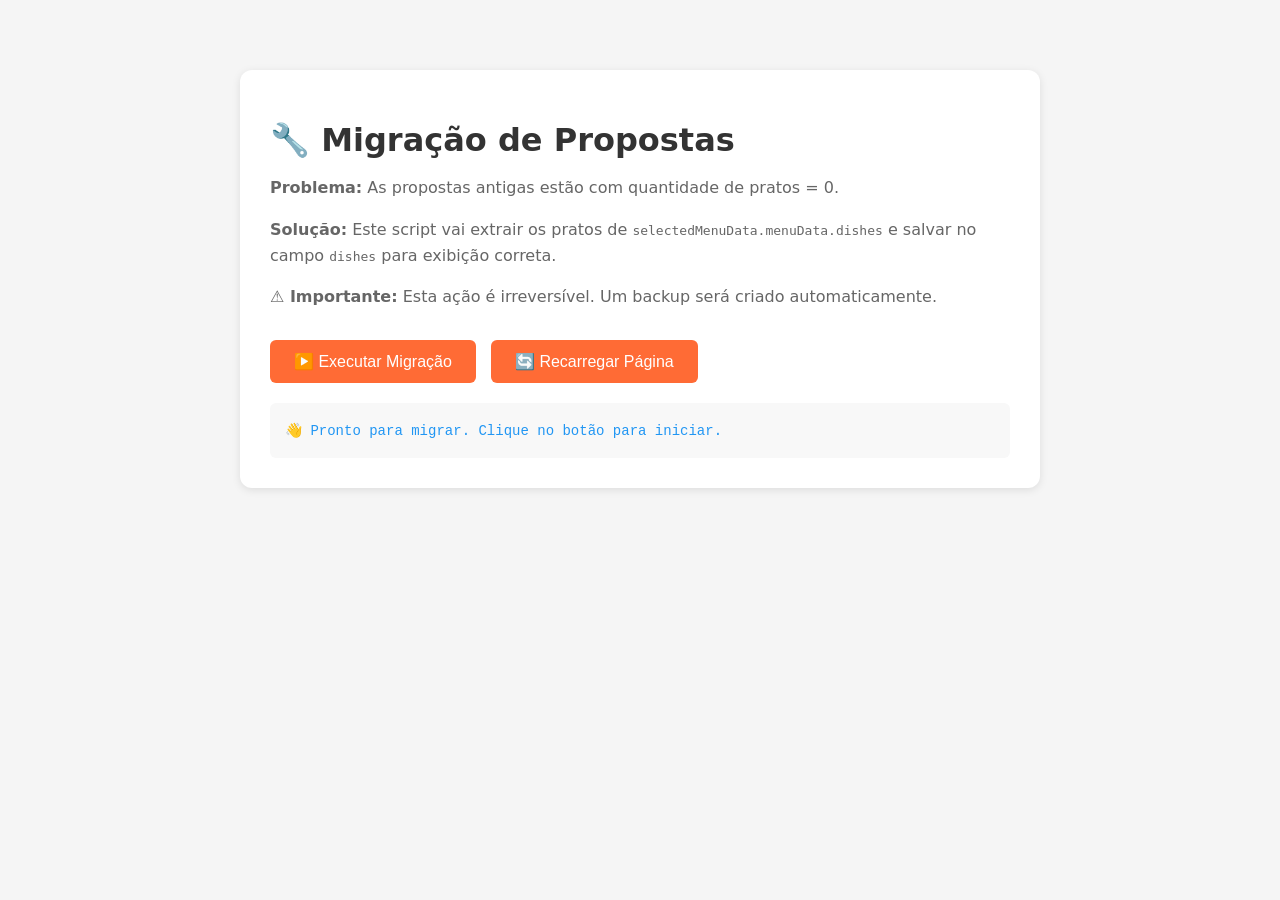
<file: App/public/migrate-proposals-dishes 3.html>
<!DOCTYPE html>
<html lang="pt-BR">
<head>
    <meta charset="UTF-8">
    <meta name="viewport" content="width=device-width, initial-scale=1.0">
    <title>Migração: Corrigir Dishes nas Propostas</title>
    <style>
        body {
            font-family: system-ui, -apple-system, sans-serif;
            max-width: 800px;
            margin: 50px auto;
            padding: 20px;
            background: #f5f5f5;
        }
        .container {
            background: white;
            padding: 30px;
            border-radius: 12px;
            box-shadow: 0 2px 8px rgba(0,0,0,0.1);
        }
        h1 {
            color: #333;
            margin-bottom: 10px;
        }
        .description {
            color: #666;
            margin-bottom: 30px;
            line-height: 1.6;
        }
        button {
            background: #ff6b35;
            color: white;
            border: none;
            padding: 12px 24px;
            font-size: 16px;
            border-radius: 6px;
            cursor: pointer;
            margin-right: 10px;
        }
        button:hover {
            background: #ff5722;
        }
        button:disabled {
            background: #ccc;
            cursor: not-allowed;
        }
        .log {
            margin-top: 20px;
            padding: 15px;
            background: #f8f8f8;
            border-radius: 6px;
            font-family: 'Courier New', monospace;
            font-size: 14px;
            max-height: 400px;
            overflow-y: auto;
        }
        .log div {
            margin: 4px 0;
        }
        .success { color: #4caf50; }
        .error { color: #f44336; }
        .info { color: #2196f3; }
        .warning { color: #ff9800; }
        .summary {
            margin-top: 20px;
            padding: 15px;
            background: #e8f5e9;
            border-left: 4px solid #4caf50;
            border-radius: 4px;
        }
    </style>
</head>
<body>
    <div class="container">
        <h1>🔧 Migração de Propostas</h1>
        <div class="description">
            <p><strong>Problema:</strong> As propostas antigas estão com quantidade de pratos = 0.</p>
            <p><strong>Solução:</strong> Este script vai extrair os pratos de <code>selectedMenuData.menuData.dishes</code> e salvar no campo <code>dishes</code> para exibição correta.</p>
            <p><strong>⚠️ Importante:</strong> Esta ação é irreversível. Um backup será criado automaticamente.</p>
        </div>

        <button id="btnMigrate" onclick="runMigration()">▶️ Executar Migração</button>
        <button onclick="window.location.reload()">🔄 Recarregar Página</button>

        <div id="log" class="log" style="display: none;"></div>
        <div id="summary" class="summary" style="display: none;"></div>
    </div>

    <script>
        const log = document.getElementById('log');
        const summaryDiv = document.getElementById('summary');
        const btnMigrate = document.getElementById('btnMigrate');

        function addLog(message, type = 'info') {
            log.style.display = 'block';
            const div = document.createElement('div');
            div.className = type;
            div.textContent = message;
            log.appendChild(div);
            log.scrollTop = log.scrollHeight;
        }

        function showSummary(stats) {
            summaryDiv.style.display = 'block';
            summaryDiv.innerHTML = `
                <h3>📊 Resumo da Migração</h3>
                <p><strong>Total de propostas:</strong> ${stats.total}</p>
                <p><strong>✅ Atualizadas:</strong> ${stats.updated}</p>
                <p><strong>⏭️ Ignoradas:</strong> ${stats.skipped}</p>
                <p><strong>❌ Erros:</strong> ${stats.errors}</p>
            `;
        }

        async function runMigration() {
            btnMigrate.disabled = true;
            log.innerHTML = '';
            summaryDiv.style.display = 'none';

            addLog('🔄 Iniciando migração...', 'info');

            try {
                // Abrir IndexedDB
                const dbName = 'precificacao_proposals';
                const storeName = 'proposals';

                addLog(`📂 Abrindo IndexedDB: ${dbName}`, 'info');

                const db = await new Promise((resolve, reject) => {
                    const request = indexedDB.open(dbName);
                    request.onsuccess = () => resolve(request.result);
                    request.onerror = () => reject(request.error);
                });

                addLog(`✅ IndexedDB aberta com sucesso`, 'success');

                // Ler todas as propostas
                const transaction = db.transaction(storeName, 'readwrite');
                const store = transaction.objectStore(storeName);

                const proposals = await new Promise((resolve, reject) => {
                    const request = store.getAll();
                    request.onsuccess = () => resolve(request.result);
                    request.onerror = () => reject(request.error);
                });

                addLog(`📊 Total de propostas encontradas: ${proposals.length}`, 'info');
                addLog('', 'info');

                let stats = {
                    total: proposals.length,
                    updated: 0,
                    skipped: 0,
                    errors: 0
                };

                // Processar cada proposta
                for (const proposal of proposals) {
                    try {
                        const proposalName = proposal.proposalName || 'Sem nome';

                        // Verificar se já tem dishes
                        if (proposal.dishes && Array.isArray(proposal.dishes) && proposal.dishes.length > 0) {
                            addLog(`⏭️  "${proposalName}" - Já tem ${proposal.dishes.length} pratos - SKIP`, 'warning');
                            stats.skipped++;
                            continue;
                        }

                        // Tentar extrair dishes
                        let dishes = null;

                        if (proposal.selectedMenuData) {
                            // Formato novo: menuData.dishes
                            if (proposal.selectedMenuData.menuData?.dishes) {
                                dishes = proposal.selectedMenuData.menuData.dishes;
                            }
                            // Formato antigo: dishes direto
                            else if (proposal.selectedMenuData.dishes) {
                                dishes = proposal.selectedMenuData.dishes;
                            }
                        }

                        if (dishes && Array.isArray(dishes) && dishes.length > 0) {
                            // Atualizar proposta
                            proposal.dishes = dishes;

                            // Salvar no IndexedDB
                            await new Promise((resolve, reject) => {
                                const updateRequest = store.put(proposal);
                                updateRequest.onsuccess = () => resolve();
                                updateRequest.onerror = () => reject(updateRequest.error);
                            });

                            addLog(`✅ "${proposalName}" - Atualizada com ${dishes.length} pratos`, 'success');
                            stats.updated++;
                        } else {
                            addLog(`⚠️  "${proposalName}" - Sem cardápio selecionado - SKIP`, 'warning');
                            stats.skipped++;
                        }

                    } catch (error) {
                        addLog(`❌ Erro ao processar "${proposal.proposalName}": ${error.message}`, 'error');
                        stats.errors++;
                    }
                }

                // Fechar transação
                await new Promise((resolve) => {
                    transaction.oncomplete = () => resolve();
                });

                db.close();

                addLog('', 'info');
                addLog('━━━━━━━━━━━━━━━━━━━━━━━━━━━━━━━━━━', 'info');
                addLog('✅ Migração concluída com sucesso!', 'success');
                addLog('━━━━━━━━━━━━━━━━━━━━━━━━━━━━━━━━━━', 'info');

                showSummary(stats);

                if (stats.updated > 0) {
                    addLog('', 'info');
                    addLog('💡 Recarregue a página da aplicação para ver as mudanças!', 'info');
                }

            } catch (error) {
                addLog(`❌ ERRO FATAL: ${error.message}`, 'error');
                console.error(error);
            } finally {
                btnMigrate.disabled = false;
            }
        }

        // Log inicial
        addLog('👋 Pronto para migrar. Clique no botão para iniciar.', 'info');
    </script>
</body>
</html>
</file>
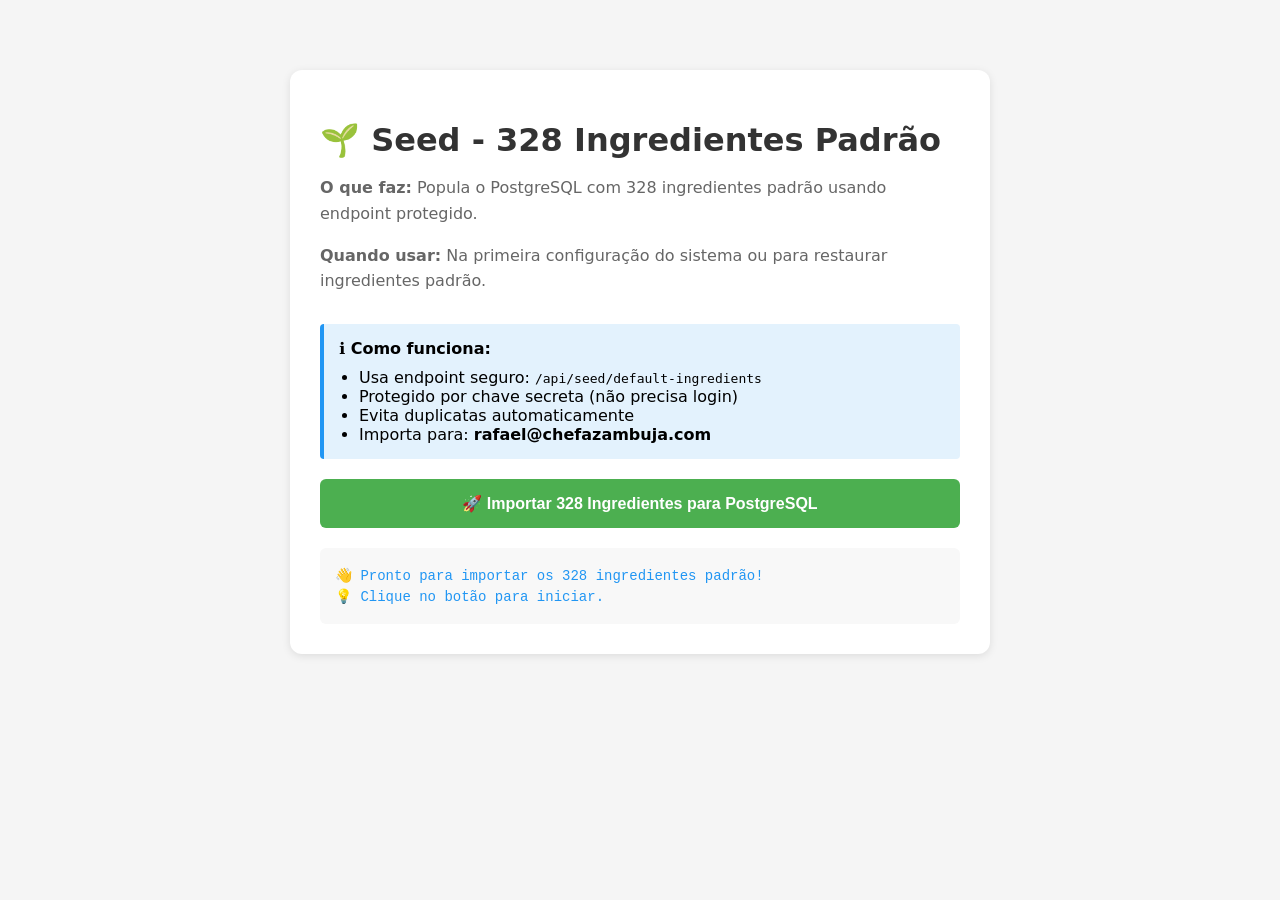
<file: App/public/seed-ingredients 3.html>
<!DOCTYPE html>
<html lang="pt-BR">
<head>
    <meta charset="UTF-8">
    <meta name="viewport" content="width=device-width, initial-scale=1.0">
    <title>Seed - 328 Ingredientes Padrão</title>
    <style>
        body {
            font-family: system-ui, -apple-system, sans-serif;
            max-width: 700px;
            margin: 50px auto;
            padding: 20px;
            background: #f5f5f5;
        }
        .container {
            background: white;
            padding: 30px;
            border-radius: 12px;
            box-shadow: 0 2px 8px rgba(0,0,0,0.1);
        }
        h1 {
            color: #333;
            margin-bottom: 10px;
        }
        .description {
            color: #666;
            margin-bottom: 30px;
            line-height: 1.6;
        }
        .info {
            background: #e3f2fd;
            border-left: 4px solid #2196f3;
            padding: 15px;
            margin-bottom: 20px;
            border-radius: 4px;
        }
        button {
            background: #4caf50;
            color: white;
            border: none;
            padding: 15px 30px;
            font-size: 16px;
            border-radius: 6px;
            cursor: pointer;
            width: 100%;
            font-weight: bold;
        }
        button:hover {
            background: #45a049;
        }
        button:disabled {
            background: #ccc;
            cursor: not-allowed;
        }
        .log {
            margin-top: 20px;
            padding: 15px;
            background: #f8f8f8;
            border-radius: 6px;
            font-family: 'Courier New', monospace;
            font-size: 14px;
            max-height: 400px;
            overflow-y: auto;
            display: none;
        }
        .log div {
            margin: 4px 0;
        }
        .success { color: #4caf50; }
        .error { color: #f44336; }
        .info-log { color: #2196f3; }
    </style>
</head>
<body>
    <div class="container">
        <h1>🌱 Seed - 328 Ingredientes Padrão</h1>
        <div class="description">
            <p><strong>O que faz:</strong> Popula o PostgreSQL com 328 ingredientes padrão usando endpoint protegido.</p>
            <p><strong>Quando usar:</strong> Na primeira configuração do sistema ou para restaurar ingredientes padrão.</p>
        </div>

        <div class="info">
            <strong>ℹ️ Como funciona:</strong>
            <ul style="margin: 10px 0 0 0; padding-left: 20px;">
                <li>Usa endpoint seguro: <code>/api/seed/default-ingredients</code></li>
                <li>Protegido por chave secreta (não precisa login)</li>
                <li>Evita duplicatas automaticamente</li>
                <li>Importa para: <strong>rafael@chefazambuja.com</strong></li>
            </ul>
        </div>

        <button id="btnSeed" onclick="runSeed()">
            🚀 Importar 328 Ingredientes para PostgreSQL
        </button>

        <div id="log" class="log"></div>
    </div>

    <script>
        const log = document.getElementById('log');
        const btnSeed = document.getElementById('btnSeed');
        const API_URL = 'https://precificacao-api-production.up.railway.app/api/seed/default-ingredients';
        const SECRET_KEY = 'SEED_MASTER_KEY_2025';

        function addLog(message, type = 'info-log') {
            log.style.display = 'block';
            const div = document.createElement('div');
            div.className = type;
            div.textContent = message;
            log.appendChild(div);
            log.scrollTop = log.scrollHeight;
        }

        async function runSeed() {
            btnSeed.disabled = true;
            log.innerHTML = '';

            addLog('🔄 Iniciando seed de ingredientes...', 'info-log');
            addLog(`📡 Endpoint: ${API_URL}`, 'info-log');
            addLog('🔑 Usando chave secreta de autenticação', 'info-log');
            addLog('', 'info-log');

            try {
                addLog('⏳ Enviando requisição... (isso pode levar 30-60 segundos)', 'info-log');

                const response = await fetch(API_URL, {
                    method: 'POST',
                    headers: {
                        'Content-Type': 'application/json'
                    },
                    body: JSON.stringify({
                        secretKey: SECRET_KEY
                    })
                });

                const data = await response.json();

                if (!response.ok) {
                    throw new Error(data.message || `HTTP ${response.status}`);
                }

                if (!data.success) {
                    throw new Error(data.message || 'Erro desconhecido');
                }

                addLog('', 'info-log');
                addLog('━━━━━━━━━━━━━━━━━━━━━━━━━━━━━━━━━━', 'success');
                addLog('✅ SEED CONCLUÍDO COM SUCESSO!', 'success');
                addLog('━━━━━━━━━━━━━━━━━━━━━━━━━━━━━━━━━━', 'success');
                addLog('', 'info-log');
                addLog(`📊 Estatísticas:`, 'info-log');
                addLog(`   Total de ingredientes: ${data.stats.total}`, 'info-log');
                addLog(`   ✅ Importados: ${data.stats.imported}`, 'success');
                addLog(`   ⏭️  Já existiam (pulados): ${data.stats.skipped}`, 'info-log');
                addLog(`   ❌ Erros: ${data.stats.errors}`, data.stats.errors > 0 ? 'error' : 'info-log');
                addLog('', 'info-log');
                addLog(`👤 Usuário: ${data.user.email}`, 'info-log');
                addLog('', 'info-log');
                addLog('💡 Próximos passos:', 'info-log');
                addLog('   1. Os ingredientes estão agora no PostgreSQL', 'info-log');
                addLog('   2. Acesse a aplicação principal', 'info-log');
                addLog('   3. Crie cardápios e gere listas de compras', 'info-log');
                addLog('   4. A Picanha terá 15% de loss automaticamente!', 'success');

                btnSeed.textContent = '✅ Seed Concluído!';
                btnSeed.style.background = '#4caf50';

            } catch (error) {
                addLog('', 'error');
                addLog('━━━━━━━━━━━━━━━━━━━━━━━━━━━━━━━━━━', 'error');
                addLog('❌ ERRO AO FAZER SEED', 'error');
                addLog('━━━━━━━━━━━━━━━━━━━━━━━━━━━━━━━━━━', 'error');
                addLog('', 'error');
                addLog(`Mensagem: ${error.message}`, 'error');
                addLog('', 'error');
                addLog('💡 Possíveis causas:', 'info-log');
                addLog('   1. Deploy do Railway ainda não completou (aguarde 2-3 min)', 'info-log');
                addLog('   2. Endpoint /api/seed não está ativo', 'info-log');
                addLog('   3. Erro de conexão com banco de dados', 'info-log');
                addLog('', 'info-log');
                addLog('🔧 Solução: Aguarde alguns minutos e tente novamente', 'info-log');

                btnSeed.disabled = false;
                btnSeed.textContent = '🔄 Tentar Novamente';
            }
        }

        // Log inicial
        addLog('👋 Pronto para importar os 328 ingredientes padrão!', 'info-log');
        addLog('💡 Clique no botão para iniciar.', 'info-log');
    </script>
</body>
</html>
</file>
<file: App/public/styles/output.css>
*,:after,:before{--tw-border-spacing-x:0;--tw-border-spacing-y:0;--tw-translate-x:0;--tw-translate-y:0;--tw-rotate:0;--tw-skew-x:0;--tw-skew-y:0;--tw-scale-x:1;--tw-scale-y:1;--tw-pan-x: ;--tw-pan-y: ;--tw-pinch-zoom: ;--tw-scroll-snap-strictness:proximity;--tw-gradient-from-position: ;--tw-gradient-via-position: ;--tw-gradient-to-position: ;--tw-ordinal: ;--tw-slashed-zero: ;--tw-numeric-figure: ;--tw-numeric-spacing: ;--tw-numeric-fraction: ;--tw-ring-inset: ;--tw-ring-offset-width:0px;--tw-ring-offset-color:#fff;--tw-ring-color:rgba(59,130,246,.5);--tw-ring-offset-shadow:0 0 #0000;--tw-ring-shadow:0 0 #0000;--tw-shadow:0 0 #0000;--tw-shadow-colored:0 0 #0000;--tw-blur: ;--tw-brightness: ;--tw-contrast: ;--tw-grayscale: ;--tw-hue-rotate: ;--tw-invert: ;--tw-saturate: ;--tw-sepia: ;--tw-drop-shadow: ;--tw-backdrop-blur: ;--tw-backdrop-brightness: ;--tw-backdrop-contrast: ;--tw-backdrop-grayscale: ;--tw-backdrop-hue-rotate: ;--tw-backdrop-invert: ;--tw-backdrop-opacity: ;--tw-backdrop-saturate: ;--tw-backdrop-sepia: ;--tw-contain-size: ;--tw-contain-layout: ;--tw-contain-paint: ;--tw-contain-style: }::backdrop{--tw-border-spacing-x:0;--tw-border-spacing-y:0;--tw-translate-x:0;--tw-translate-y:0;--tw-rotate:0;--tw-skew-x:0;--tw-skew-y:0;--tw-scale-x:1;--tw-scale-y:1;--tw-pan-x: ;--tw-pan-y: ;--tw-pinch-zoom: ;--tw-scroll-snap-strictness:proximity;--tw-gradient-from-position: ;--tw-gradient-via-position: ;--tw-gradient-to-position: ;--tw-ordinal: ;--tw-slashed-zero: ;--tw-numeric-figure: ;--tw-numeric-spacing: ;--tw-numeric-fraction: ;--tw-ring-inset: ;--tw-ring-offset-width:0px;--tw-ring-offset-color:#fff;--tw-ring-color:rgba(59,130,246,.5);--tw-ring-offset-shadow:0 0 #0000;--tw-ring-shadow:0 0 #0000;--tw-shadow:0 0 #0000;--tw-shadow-colored:0 0 #0000;--tw-blur: ;--tw-brightness: ;--tw-contrast: ;--tw-grayscale: ;--tw-hue-rotate: ;--tw-invert: ;--tw-saturate: ;--tw-sepia: ;--tw-drop-shadow: ;--tw-backdrop-blur: ;--tw-backdrop-brightness: ;--tw-backdrop-contrast: ;--tw-backdrop-grayscale: ;--tw-backdrop-hue-rotate: ;--tw-backdrop-invert: ;--tw-backdrop-opacity: ;--tw-backdrop-saturate: ;--tw-backdrop-sepia: ;--tw-contain-size: ;--tw-contain-layout: ;--tw-contain-paint: ;--tw-contain-style: }/*! tailwindcss v3.4.18 | MIT License | https://tailwindcss.com*/*,:after,:before{box-sizing:border-box;border:0 solid #e5e7eb}:after,:before{--tw-content:""}:host,html{line-height:1.5;-webkit-text-size-adjust:100%;-moz-tab-size:4;-o-tab-size:4;tab-size:4;font-family:ui-sans-serif,system-ui,sans-serif,Apple Color Emoji,Segoe UI Emoji,Segoe UI Symbol,Noto Color Emoji;font-feature-settings:normal;font-variation-settings:normal;-webkit-tap-highlight-color:transparent}body{margin:0;line-height:inherit}hr{height:0;color:inherit;border-top-width:1px}abbr:where([title]){-webkit-text-decoration:underline dotted;text-decoration:underline dotted}h1,h2,h3,h4,h5,h6{font-size:inherit;font-weight:inherit}a{color:inherit;text-decoration:inherit}b,strong{font-weight:bolder}code,kbd,pre,samp{font-family:ui-monospace,SFMono-Regular,Menlo,Monaco,Consolas,Liberation Mono,Courier New,monospace;font-feature-settings:normal;font-variation-settings:normal;font-size:1em}small{font-size:80%}sub,sup{font-size:75%;line-height:0;position:relative;vertical-align:baseline}sub{bottom:-.25em}sup{top:-.5em}table{text-indent:0;border-color:inherit;border-collapse:collapse}button,input,optgroup,select,textarea{font-family:inherit;font-feature-settings:inherit;font-variation-settings:inherit;font-size:100%;font-weight:inherit;line-height:inherit;letter-spacing:inherit;color:inherit;margin:0;padding:0}button,select{text-transform:none}button,input:where([type=button]),input:where([type=reset]),input:where([type=submit]){-webkit-appearance:button;background-color:transparent;background-image:none}:-moz-focusring{outline:auto}:-moz-ui-invalid{box-shadow:none}progress{vertical-align:baseline}::-webkit-inner-spin-button,::-webkit-outer-spin-button{height:auto}[type=search]{-webkit-appearance:textfield;outline-offset:-2px}::-webkit-search-decoration{-webkit-appearance:none}::-webkit-file-upload-button{-webkit-appearance:button;font:inherit}summary{display:list-item}blockquote,dd,dl,figure,h1,h2,h3,h4,h5,h6,hr,p,pre{margin:0}fieldset{margin:0}fieldset,legend{padding:0}menu,ol,ul{list-style:none;margin:0;padding:0}dialog{padding:0}textarea{resize:vertical}input::-moz-placeholder,textarea::-moz-placeholder{opacity:1;color:#9ca3af}input::placeholder,textarea::placeholder{opacity:1;color:#9ca3af}[role=button],button{cursor:pointer}:disabled{cursor:default}audio,canvas,embed,iframe,img,object,svg,video{display:block;vertical-align:middle}img,video{max-width:100%;height:auto}[hidden]:where(:not([hidden=until-found])){display:none}.container{width:100%}@media (min-width:640px){.container{max-width:640px}}@media (min-width:768px){.container{max-width:768px}}@media (min-width:1024px){.container{max-width:1024px}}@media (min-width:1280px){.container{max-width:1280px}}@media (min-width:1536px){.container{max-width:1536px}}.btn-secondary{border-radius:.5rem;--tw-bg-opacity:1;background-color:rgb(75 85 99/var(--tw-bg-opacity,1));padding:.5rem 1rem;font-weight:600;--tw-text-opacity:1;color:rgb(255 255 255/var(--tw-text-opacity,1));transition-property:color,background-color,border-color,text-decoration-color,fill,stroke,opacity,box-shadow,transform,filter,backdrop-filter;transition-timing-function:cubic-bezier(.4,0,.2,1);transition-duration:.15s}.btn-secondary:hover{--tw-bg-opacity:1;background-color:rgb(55 65 81/var(--tw-bg-opacity,1))}.pointer-events-none{pointer-events:none}.visible{visibility:visible}.collapse{visibility:collapse}.static{position:static}.fixed{position:fixed}.absolute{position:absolute}.relative{position:relative}.sticky{position:sticky}.inset-0{inset:0}.inset-y-0{top:0;bottom:0}.-right-1{right:-.25rem}.-right-2{right:-.5rem}.-top-1{top:-.25rem}.-top-2{top:-.5rem}.bottom-0{bottom:0}.bottom-4{bottom:1rem}.left-0{left:0}.left-2{left:.5rem}.right-0{right:0}.right-2{right:.5rem}.right-3{right:.75rem}.top-0{top:0}.top-1\/2{top:50%}.top-2{top:.5rem}.z-10{z-index:10}.z-50{z-index:50}.col-span-2{grid-column:span 2/span 2}.mx-4{margin-left:1rem;margin-right:1rem}.mx-auto{margin-left:auto;margin-right:auto}.my-8{margin-top:2rem;margin-bottom:2rem}.mb-1{margin-bottom:.25rem}.mb-12{margin-bottom:3rem}.mb-2{margin-bottom:.5rem}.mb-3{margin-bottom:.75rem}.mb-4{margin-bottom:1rem}.mb-6{margin-bottom:1.5rem}.mb-8{margin-bottom:2rem}.ml-1{margin-left:.25rem}.ml-2{margin-left:.5rem}.ml-4{margin-left:1rem}.ml-7{margin-left:1.75rem}.ml-auto{margin-left:auto}.mr-1{margin-right:.25rem}.mr-2{margin-right:.5rem}.mr-3{margin-right:.75rem}.mt-0\.5{margin-top:.125rem}.mt-1{margin-top:.25rem}.mt-12{margin-top:3rem}.mt-2{margin-top:.5rem}.mt-3{margin-top:.75rem}.mt-4{margin-top:1rem}.mt-6{margin-top:1.5rem}.mt-7{margin-top:1.75rem}.mt-8{margin-top:2rem}.mt-auto{margin-top:auto}.line-clamp-1{-webkit-line-clamp:1}.line-clamp-1,.line-clamp-2{overflow:hidden;display:-webkit-box;-webkit-box-orient:vertical}.line-clamp-2{-webkit-line-clamp:2}.line-clamp-3{overflow:hidden;display:-webkit-box;-webkit-box-orient:vertical;-webkit-line-clamp:3}.block{display:block}.inline-block{display:inline-block}.inline{display:inline}.flex{display:flex}.inline-flex{display:inline-flex}.table{display:table}.grid{display:grid}.hidden{display:none}.h-0\.5{height:.125rem}.h-1{height:.25rem}.h-10{height:2.5rem}.h-12{height:3rem}.h-16{height:4rem}.h-20{height:5rem}.h-24{height:6rem}.h-3{height:.75rem}.h-3\.5{height:.875rem}.h-32{height:8rem}.h-4{height:1rem}.h-48{height:12rem}.h-5{height:1.25rem}.h-6{height:1.5rem}.h-64{height:16rem}.h-7{height:1.75rem}.h-8{height:2rem}.h-\[500px\]{height:500px}.h-full{height:100%}.max-h-48{max-height:12rem}.max-h-96{max-height:24rem}.max-h-\[80vh\]{max-height:80vh}.max-h-\[90vh\]{max-height:90vh}.max-h-\[95vh\]{max-height:95vh}.min-h-\[320px\]{min-height:320px}.min-h-screen{min-height:100vh}.\!w-full{width:100%!important}.w-12{width:3rem}.w-16{width:4rem}.w-20{width:5rem}.w-24{width:6rem}.w-28{width:7rem}.w-3{width:.75rem}.w-3\.5{width:.875rem}.w-32{width:8rem}.w-4{width:1rem}.w-48{width:12rem}.w-5{width:1.25rem}.w-6{width:1.5rem}.w-64{width:16rem}.w-7{width:1.75rem}.w-8{width:2rem}.w-full{width:100%}.min-w-40{min-width:10rem}.min-w-48{min-width:12rem}.max-w-2xl{max-width:42rem}.max-w-3xl{max-width:48rem}.max-w-4xl{max-width:56rem}.max-w-5xl{max-width:64rem}.max-w-7xl{max-width:80rem}.max-w-\[120px\]{max-width:120px}.max-w-md{max-width:28rem}.flex-1{flex:1 1 0%}.flex-shrink-0{flex-shrink:0}.min-w-0{min-width:0px}.min-w-\[180px\]{min-width:180px}.border-collapse{border-collapse:collapse}.-translate-y-1\/2{--tw-translate-y:-50%}.-translate-y-1\/2,.scale-105{transform:translate(var(--tw-translate-x),var(--tw-translate-y)) rotate(var(--tw-rotate)) skewX(var(--tw-skew-x)) skewY(var(--tw-skew-y)) scaleX(var(--tw-scale-x)) scaleY(var(--tw-scale-y))}.scale-105{--tw-scale-x:1.05;--tw-scale-y:1.05}.transform{transform:translate(var(--tw-translate-x),var(--tw-translate-y)) rotate(var(--tw-rotate)) skewX(var(--tw-skew-x)) skewY(var(--tw-skew-y)) scaleX(var(--tw-scale-x)) scaleY(var(--tw-scale-y))}@keyframes spin{to{transform:rotate(1turn)}}.animate-spin{animation:spin 1s linear infinite}.cursor-not-allowed{cursor:not-allowed}.cursor-pointer{cursor:pointer}.select-none{-webkit-user-select:none;-moz-user-select:none;user-select:none}.resize-none{resize:none}.list-inside{list-style-position:inside}.list-decimal{list-style-type:decimal}.list-disc{list-style-type:disc}.appearance-none{-webkit-appearance:none;-moz-appearance:none;appearance:none}.grid-cols-1{grid-template-columns:repeat(1,minmax(0,1fr))}.grid-cols-2{grid-template-columns:repeat(2,minmax(0,1fr))}.grid-cols-3{grid-template-columns:repeat(3,minmax(0,1fr))}.grid-cols-4{grid-template-columns:repeat(4,minmax(0,1fr))}.flex-col{flex-direction:column}.flex-wrap{flex-wrap:wrap}.items-start{align-items:flex-start}.items-center{align-items:center}.items-baseline{align-items:baseline}.justify-end{justify-content:flex-end}.justify-center{justify-content:center}.justify-between{justify-content:space-between}.justify-around{justify-content:space-around}.gap-1{gap:.25rem}.gap-1\.5{gap:.375rem}.gap-2{gap:.5rem}.gap-3{gap:.75rem}.gap-4{gap:1rem}.gap-6{gap:1.5rem}.gap-8{gap:2rem}.space-x-2>:not([hidden])~:not([hidden]){--tw-space-x-reverse:0;margin-right:calc(.5rem*var(--tw-space-x-reverse));margin-left:calc(.5rem*(1 - var(--tw-space-x-reverse)))}.space-x-3>:not([hidden])~:not([hidden]){--tw-space-x-reverse:0;margin-right:calc(.75rem*var(--tw-space-x-reverse));margin-left:calc(.75rem*(1 - var(--tw-space-x-reverse)))}.space-x-4>:not([hidden])~:not([hidden]){--tw-space-x-reverse:0;margin-right:calc(1rem*var(--tw-space-x-reverse));margin-left:calc(1rem*(1 - var(--tw-space-x-reverse)))}.space-y-0\.5>:not([hidden])~:not([hidden]){--tw-space-y-reverse:0;margin-top:calc(.125rem*(1 - var(--tw-space-y-reverse)));margin-bottom:calc(.125rem*var(--tw-space-y-reverse))}.space-y-1>:not([hidden])~:not([hidden]){--tw-space-y-reverse:0;margin-top:calc(.25rem*(1 - var(--tw-space-y-reverse)));margin-bottom:calc(.25rem*var(--tw-space-y-reverse))}.space-y-12>:not([hidden])~:not([hidden]){--tw-space-y-reverse:0;margin-top:calc(3rem*(1 - var(--tw-space-y-reverse)));margin-bottom:calc(3rem*var(--tw-space-y-reverse))}.space-y-2>:not([hidden])~:not([hidden]){--tw-space-y-reverse:0;margin-top:calc(.5rem*(1 - var(--tw-space-y-reverse)));margin-bottom:calc(.5rem*var(--tw-space-y-reverse))}.space-y-3>:not([hidden])~:not([hidden]){--tw-space-y-reverse:0;margin-top:calc(.75rem*(1 - var(--tw-space-y-reverse)));margin-bottom:calc(.75rem*var(--tw-space-y-reverse))}.space-y-4>:not([hidden])~:not([hidden]){--tw-space-y-reverse:0;margin-top:calc(1rem*(1 - var(--tw-space-y-reverse)));margin-bottom:calc(1rem*var(--tw-space-y-reverse))}.space-y-6>:not([hidden])~:not([hidden]){--tw-space-y-reverse:0;margin-top:calc(1.5rem*(1 - var(--tw-space-y-reverse)));margin-bottom:calc(1.5rem*var(--tw-space-y-reverse))}.divide-y>:not([hidden])~:not([hidden]){--tw-divide-y-reverse:0;border-top-width:calc(1px*(1 - var(--tw-divide-y-reverse)));border-bottom-width:calc(1px*var(--tw-divide-y-reverse))}.divide-gray-200>:not([hidden])~:not([hidden]){--tw-divide-opacity:1;border-color:rgb(229 231 235/var(--tw-divide-opacity,1))}.overflow-auto{overflow:auto}.overflow-hidden{overflow:hidden}.overflow-x-auto{overflow-x:auto}.overflow-y-auto{overflow-y:auto}.truncate{overflow:hidden;text-overflow:ellipsis}.truncate,.whitespace-nowrap{white-space:nowrap}.whitespace-pre-line{white-space:pre-line}.break-all{word-break:break-all}.\!rounded{border-radius:.25rem!important}.rounded{border-radius:.25rem}.rounded-2xl{border-radius:1rem}.rounded-full{border-radius:9999px}.rounded-lg{border-radius:.5rem}.rounded-xl{border-radius:.75rem}.rounded-b-2xl{border-bottom-right-radius:1rem;border-bottom-left-radius:1rem}.rounded-b-xl{border-bottom-right-radius:.75rem;border-bottom-left-radius:.75rem}.rounded-t-2xl{border-top-left-radius:1rem;border-top-right-radius:1rem}.rounded-t-xl{border-top-left-radius:.75rem;border-top-right-radius:.75rem}.border{border-width:1px}.border-2{border-width:2px}.border-8{border-width:8px}.border-b{border-bottom-width:1px}.border-b-2{border-bottom-width:2px}.border-b-4{border-bottom-width:4px}.border-l-4{border-left-width:4px}.border-l-8{border-left-width:8px}.border-t{border-top-width:1px}.border-t-2{border-top-width:2px}.border-t-4{border-top-width:4px}.border-dashed{border-style:dashed}.border-double{border-style:double}.border-blue-200{--tw-border-opacity:1;border-color:rgb(191 219 254/var(--tw-border-opacity,1))}.border-blue-300{--tw-border-opacity:1;border-color:rgb(147 197 253/var(--tw-border-opacity,1))}.border-blue-400{--tw-border-opacity:1;border-color:rgb(96 165 250/var(--tw-border-opacity,1))}.border-blue-500{--tw-border-opacity:1;border-color:rgb(59 130 246/var(--tw-border-opacity,1))}.border-blue-600{--tw-border-opacity:1;border-color:rgb(37 99 235/var(--tw-border-opacity,1))}.border-gray-100{--tw-border-opacity:1;border-color:rgb(243 244 246/var(--tw-border-opacity,1))}.border-gray-200{--tw-border-opacity:1;border-color:rgb(229 231 235/var(--tw-border-opacity,1))}.border-gray-300{--tw-border-opacity:1;border-color:rgb(209 213 219/var(--tw-border-opacity,1))}.border-gray-800{--tw-border-opacity:1;border-color:rgb(31 41 55/var(--tw-border-opacity,1))}.border-green-200{--tw-border-opacity:1;border-color:rgb(187 247 208/var(--tw-border-opacity,1))}.border-green-300{--tw-border-opacity:1;border-color:rgb(134 239 172/var(--tw-border-opacity,1))}.border-green-400{--tw-border-opacity:1;border-color:rgb(74 222 128/var(--tw-border-opacity,1))}.border-orange-100{--tw-border-opacity:1;border-color:rgb(255 237 213/var(--tw-border-opacity,1))}.border-orange-200{--tw-border-opacity:1;border-color:rgb(254 215 170/var(--tw-border-opacity,1))}.border-orange-300{--tw-border-opacity:1;border-color:rgb(253 186 116/var(--tw-border-opacity,1))}.border-orange-400{--tw-border-opacity:1;border-color:rgb(251 146 60/var(--tw-border-opacity,1))}.border-orange-500{--tw-border-opacity:1;border-color:rgb(249 115 22/var(--tw-border-opacity,1))}.border-orange-600{--tw-border-opacity:1;border-color:rgb(234 88 12/var(--tw-border-opacity,1))}.border-purple-200{--tw-border-opacity:1;border-color:rgb(233 213 255/var(--tw-border-opacity,1))}.border-purple-300{--tw-border-opacity:1;border-color:rgb(216 180 254/var(--tw-border-opacity,1))}.border-red-200{--tw-border-opacity:1;border-color:rgb(254 202 202/var(--tw-border-opacity,1))}.border-red-300{--tw-border-opacity:1;border-color:rgb(252 165 165/var(--tw-border-opacity,1))}.border-red-500{--tw-border-opacity:1;border-color:rgb(239 68 68/var(--tw-border-opacity,1))}.border-white{--tw-border-opacity:1;border-color:rgb(255 255 255/var(--tw-border-opacity,1))}.border-white\/50{border-color:hsla(0,0%,100%,.5)}.border-yellow-400{--tw-border-opacity:1;border-color:rgb(250 204 21/var(--tw-border-opacity,1))}.border-opacity-30{--tw-border-opacity:0.3}.\!bg-blue-500{--tw-bg-opacity:1!important;background-color:rgb(59 130 246/var(--tw-bg-opacity,1))!important}.\!bg-transparent{background-color:transparent!important}.bg-black{--tw-bg-opacity:1;background-color:rgb(0 0 0/var(--tw-bg-opacity,1))}.bg-blue-100{--tw-bg-opacity:1;background-color:rgb(219 234 254/var(--tw-bg-opacity,1))}.bg-blue-50{--tw-bg-opacity:1;background-color:rgb(239 246 255/var(--tw-bg-opacity,1))}.bg-blue-500{--tw-bg-opacity:1;background-color:rgb(59 130 246/var(--tw-bg-opacity,1))}.bg-blue-600{--tw-bg-opacity:1;background-color:rgb(37 99 235/var(--tw-bg-opacity,1))}.bg-blue-700{--tw-bg-opacity:1;background-color:rgb(29 78 216/var(--tw-bg-opacity,1))}.bg-gray-100{--tw-bg-opacity:1;background-color:rgb(243 244 246/var(--tw-bg-opacity,1))}.bg-gray-200{--tw-bg-opacity:1;background-color:rgb(229 231 235/var(--tw-bg-opacity,1))}.bg-gray-300{--tw-bg-opacity:1;background-color:rgb(209 213 219/var(--tw-bg-opacity,1))}.bg-gray-400{--tw-bg-opacity:1;background-color:rgb(156 163 175/var(--tw-bg-opacity,1))}.bg-gray-50{--tw-bg-opacity:1;background-color:rgb(249 250 251/var(--tw-bg-opacity,1))}.bg-gray-500{--tw-bg-opacity:1;background-color:rgb(107 114 128/var(--tw-bg-opacity,1))}.bg-gray-600{--tw-bg-opacity:1;background-color:rgb(75 85 99/var(--tw-bg-opacity,1))}.bg-gray-700{--tw-bg-opacity:1;background-color:rgb(55 65 81/var(--tw-bg-opacity,1))}.bg-gray-800{--tw-bg-opacity:1;background-color:rgb(31 41 55/var(--tw-bg-opacity,1))}.bg-gray-900{--tw-bg-opacity:1;background-color:rgb(17 24 39/var(--tw-bg-opacity,1))}.bg-green-100{--tw-bg-opacity:1;background-color:rgb(220 252 231/var(--tw-bg-opacity,1))}.bg-green-50{--tw-bg-opacity:1;background-color:rgb(240 253 244/var(--tw-bg-opacity,1))}.bg-green-500{--tw-bg-opacity:1;background-color:rgb(34 197 94/var(--tw-bg-opacity,1))}.bg-green-600{--tw-bg-opacity:1;background-color:rgb(22 163 74/var(--tw-bg-opacity,1))}.bg-indigo-500{--tw-bg-opacity:1;background-color:rgb(99 102 241/var(--tw-bg-opacity,1))}.bg-orange-100{--tw-bg-opacity:1;background-color:rgb(255 237 213/var(--tw-bg-opacity,1))}.bg-orange-50{--tw-bg-opacity:1;background-color:rgb(255 247 237/var(--tw-bg-opacity,1))}.bg-orange-500{--tw-bg-opacity:1;background-color:rgb(249 115 22/var(--tw-bg-opacity,1))}.bg-orange-600{--tw-bg-opacity:1;background-color:rgb(234 88 12/var(--tw-bg-opacity,1))}.bg-orange-700{--tw-bg-opacity:1;background-color:rgb(194 65 12/var(--tw-bg-opacity,1))}.bg-purple-100{--tw-bg-opacity:1;background-color:rgb(243 232 255/var(--tw-bg-opacity,1))}.bg-purple-50{--tw-bg-opacity:1;background-color:rgb(250 245 255/var(--tw-bg-opacity,1))}.bg-purple-600{--tw-bg-opacity:1;background-color:rgb(147 51 234/var(--tw-bg-opacity,1))}.bg-purple-700{--tw-bg-opacity:1;background-color:rgb(126 34 206/var(--tw-bg-opacity,1))}.bg-red-100{--tw-bg-opacity:1;background-color:rgb(254 226 226/var(--tw-bg-opacity,1))}.bg-red-50{--tw-bg-opacity:1;background-color:rgb(254 242 242/var(--tw-bg-opacity,1))}.bg-red-500{--tw-bg-opacity:1;background-color:rgb(239 68 68/var(--tw-bg-opacity,1))}.bg-red-600{--tw-bg-opacity:1;background-color:rgb(220 38 38/var(--tw-bg-opacity,1))}.bg-red-700{--tw-bg-opacity:1;background-color:rgb(185 28 28/var(--tw-bg-opacity,1))}.bg-white{--tw-bg-opacity:1;background-color:rgb(255 255 255/var(--tw-bg-opacity,1))}.bg-yellow-100{--tw-bg-opacity:1;background-color:rgb(254 249 195/var(--tw-bg-opacity,1))}.bg-yellow-400{--tw-bg-opacity:1;background-color:rgb(250 204 21/var(--tw-bg-opacity,1))}.bg-yellow-50{--tw-bg-opacity:1;background-color:rgb(254 252 232/var(--tw-bg-opacity,1))}.bg-yellow-500{--tw-bg-opacity:1;background-color:rgb(234 179 8/var(--tw-bg-opacity,1))}.bg-opacity-0{--tw-bg-opacity:0}.bg-opacity-20{--tw-bg-opacity:0.2}.bg-opacity-30{--tw-bg-opacity:0.3}.bg-opacity-40{--tw-bg-opacity:0.4}.bg-opacity-50{--tw-bg-opacity:0.5}.bg-opacity-60{--tw-bg-opacity:0.6}.bg-opacity-80{--tw-bg-opacity:0.8}.bg-gradient-to-br{background-image:linear-gradient(to bottom right,var(--tw-gradient-stops))}.bg-gradient-to-r{background-image:linear-gradient(to right,var(--tw-gradient-stops))}.bg-gradient-to-t{background-image:linear-gradient(to top,var(--tw-gradient-stops))}.from-amber-500{--tw-gradient-from:#f59e0b var(--tw-gradient-from-position);--tw-gradient-to:rgba(245,158,11,0) var(--tw-gradient-to-position);--tw-gradient-stops:var(--tw-gradient-from),var(--tw-gradient-to)}.from-amber-600{--tw-gradient-from:#d97706 var(--tw-gradient-from-position);--tw-gradient-to:rgba(217,119,6,0) var(--tw-gradient-to-position);--tw-gradient-stops:var(--tw-gradient-from),var(--tw-gradient-to)}.from-black\/60{--tw-gradient-from:rgba(0,0,0,.6) var(--tw-gradient-from-position);--tw-gradient-to:transparent var(--tw-gradient-to-position);--tw-gradient-stops:var(--tw-gradient-from),var(--tw-gradient-to)}.from-blue-50{--tw-gradient-from:#eff6ff var(--tw-gradient-from-position);--tw-gradient-to:rgba(239,246,255,0) var(--tw-gradient-to-position);--tw-gradient-stops:var(--tw-gradient-from),var(--tw-gradient-to)}.from-blue-500{--tw-gradient-from:#3b82f6 var(--tw-gradient-from-position);--tw-gradient-to:rgba(59,130,246,0) var(--tw-gradient-to-position);--tw-gradient-stops:var(--tw-gradient-from),var(--tw-gradient-to)}.from-blue-600{--tw-gradient-from:#2563eb var(--tw-gradient-from-position);--tw-gradient-to:rgba(37,99,235,0) var(--tw-gradient-to-position);--tw-gradient-stops:var(--tw-gradient-from),var(--tw-gradient-to)}.from-gray-50{--tw-gradient-from:#f9fafb var(--tw-gradient-from-position);--tw-gradient-to:rgba(249,250,251,0) var(--tw-gradient-to-position);--tw-gradient-stops:var(--tw-gradient-from),var(--tw-gradient-to)}.from-gray-500{--tw-gradient-from:#6b7280 var(--tw-gradient-from-position);--tw-gradient-to:hsla(220,9%,46%,0) var(--tw-gradient-to-position);--tw-gradient-stops:var(--tw-gradient-from),var(--tw-gradient-to)}.from-gray-600{--tw-gradient-from:#4b5563 var(--tw-gradient-from-position);--tw-gradient-to:rgba(75,85,99,0) var(--tw-gradient-to-position);--tw-gradient-stops:var(--tw-gradient-from),var(--tw-gradient-to)}.from-green-50{--tw-gradient-from:#f0fdf4 var(--tw-gradient-from-position);--tw-gradient-to:rgba(240,253,244,0) var(--tw-gradient-to-position);--tw-gradient-stops:var(--tw-gradient-from),var(--tw-gradient-to)}.from-green-600{--tw-gradient-from:#16a34a var(--tw-gradient-from-position);--tw-gradient-to:rgba(22,163,74,0) var(--tw-gradient-to-position);--tw-gradient-stops:var(--tw-gradient-from),var(--tw-gradient-to)}.from-indigo-600{--tw-gradient-from:#4f46e5 var(--tw-gradient-from-position);--tw-gradient-to:rgba(79,70,229,0) var(--tw-gradient-to-position);--tw-gradient-stops:var(--tw-gradient-from),var(--tw-gradient-to)}.from-orange-50{--tw-gradient-from:#fff7ed var(--tw-gradient-from-position);--tw-gradient-to:rgba(255,247,237,0) var(--tw-gradient-to-position);--tw-gradient-stops:var(--tw-gradient-from),var(--tw-gradient-to)}.from-orange-500{--tw-gradient-from:#f97316 var(--tw-gradient-from-position);--tw-gradient-to:rgba(249,115,22,0) var(--tw-gradient-to-position);--tw-gradient-stops:var(--tw-gradient-from),var(--tw-gradient-to)}.from-orange-600{--tw-gradient-from:#ea580c var(--tw-gradient-from-position);--tw-gradient-to:rgba(234,88,12,0) var(--tw-gradient-to-position);--tw-gradient-stops:var(--tw-gradient-from),var(--tw-gradient-to)}.from-purple-50{--tw-gradient-from:#faf5ff var(--tw-gradient-from-position);--tw-gradient-to:rgba(250,245,255,0) var(--tw-gradient-to-position);--tw-gradient-stops:var(--tw-gradient-from),var(--tw-gradient-to)}.from-purple-500{--tw-gradient-from:#a855f7 var(--tw-gradient-from-position);--tw-gradient-to:rgba(168,85,247,0) var(--tw-gradient-to-position);--tw-gradient-stops:var(--tw-gradient-from),var(--tw-gradient-to)}.from-purple-600{--tw-gradient-from:#9333ea var(--tw-gradient-from-position);--tw-gradient-to:rgba(147,51,234,0) var(--tw-gradient-to-position);--tw-gradient-stops:var(--tw-gradient-from),var(--tw-gradient-to)}.from-teal-600{--tw-gradient-from:#0d9488 var(--tw-gradient-from-position);--tw-gradient-to:rgba(13,148,136,0) var(--tw-gradient-to-position);--tw-gradient-stops:var(--tw-gradient-from),var(--tw-gradient-to)}.from-yellow-400{--tw-gradient-from:#facc15 var(--tw-gradient-from-position);--tw-gradient-to:rgba(250,204,21,0) var(--tw-gradient-to-position);--tw-gradient-stops:var(--tw-gradient-from),var(--tw-gradient-to)}.via-purple-600{--tw-gradient-to:rgba(147,51,234,0) var(--tw-gradient-to-position);--tw-gradient-stops:var(--tw-gradient-from),#9333ea var(--tw-gradient-via-position),var(--tw-gradient-to)}.via-red-50{--tw-gradient-to:hsla(0,86%,97%,0) var(--tw-gradient-to-position);--tw-gradient-stops:var(--tw-gradient-from),#fef2f2 var(--tw-gradient-via-position),var(--tw-gradient-to)}.to-blue-50{--tw-gradient-to:#eff6ff var(--tw-gradient-to-position)}.to-blue-600{--tw-gradient-to:#2563eb var(--tw-gradient-to-position)}.to-blue-700{--tw-gradient-to:#1d4ed8 var(--tw-gradient-to-position)}.to-cyan-600{--tw-gradient-to:#0891b2 var(--tw-gradient-to-position)}.to-emerald-50{--tw-gradient-to:#ecfdf5 var(--tw-gradient-to-position)}.to-emerald-600{--tw-gradient-to:#059669 var(--tw-gradient-to-position)}.to-gray-600{--tw-gradient-to:#4b5563 var(--tw-gradient-to-position)}.to-gray-700{--tw-gradient-to:#374151 var(--tw-gradient-to-position)}.to-green-700{--tw-gradient-to:#15803d var(--tw-gradient-to-position)}.to-indigo-50{--tw-gradient-to:#eef2ff var(--tw-gradient-to-position)}.to-indigo-600{--tw-gradient-to:#4f46e5 var(--tw-gradient-to-position)}.to-indigo-700{--tw-gradient-to:#4338ca var(--tw-gradient-to-position)}.to-orange-50{--tw-gradient-to:#fff7ed var(--tw-gradient-to-position)}.to-orange-500{--tw-gradient-to:#f97316 var(--tw-gradient-to-position)}.to-orange-600{--tw-gradient-to:#ea580c var(--tw-gradient-to-position)}.to-pink-50{--tw-gradient-to:#fdf2f8 var(--tw-gradient-to-position)}.to-pink-600{--tw-gradient-to:#db2777 var(--tw-gradient-to-position)}.to-purple-600{--tw-gradient-to:#9333ea var(--tw-gradient-to-position)}.to-purple-700{--tw-gradient-to:#7e22ce var(--tw-gradient-to-position)}.to-red-50{--tw-gradient-to:#fef2f2 var(--tw-gradient-to-position)}.to-red-500{--tw-gradient-to:#ef4444 var(--tw-gradient-to-position)}.to-red-600{--tw-gradient-to:#dc2626 var(--tw-gradient-to-position)}.to-transparent{--tw-gradient-to:transparent var(--tw-gradient-to-position)}.to-yellow-600{--tw-gradient-to:#ca8a04 var(--tw-gradient-to-position)}.object-contain{-o-object-fit:contain;object-fit:contain}.object-cover{-o-object-fit:cover;object-fit:cover}.\!p-2{padding:.5rem!important}.p-12{padding:3rem}.p-2{padding:.5rem}.p-3{padding:.75rem}.p-4{padding:1rem}.p-6{padding:1.5rem}.p-8{padding:2rem}.\!px-3{padding-left:.75rem!important;padding-right:.75rem!important}.\!py-1{padding-top:.25rem!important;padding-bottom:.25rem!important}.px-0\.5{padding-left:.125rem;padding-right:.125rem}.px-1{padding-left:.25rem;padding-right:.25rem}.px-2{padding-left:.5rem;padding-right:.5rem}.px-3{padding-left:.75rem;padding-right:.75rem}.px-4{padding-left:1rem;padding-right:1rem}.px-6{padding-left:1.5rem;padding-right:1.5rem}.px-8{padding-left:2rem;padding-right:2rem}.py-0\.5{padding-top:.125rem;padding-bottom:.125rem}.py-1{padding-top:.25rem;padding-bottom:.25rem}.py-12{padding-top:3rem;padding-bottom:3rem}.py-16{padding-top:4rem;padding-bottom:4rem}.py-2{padding-top:.5rem;padding-bottom:.5rem}.py-3{padding-top:.75rem;padding-bottom:.75rem}.py-4{padding-top:1rem;padding-bottom:1rem}.py-6{padding-top:1.5rem;padding-bottom:1.5rem}.py-8{padding-top:2rem;padding-bottom:2rem}.pb-2{padding-bottom:.5rem}.pb-20{padding-bottom:5rem}.pb-3{padding-bottom:.75rem}.pb-4{padding-bottom:1rem}.pl-4{padding-left:1rem}.pl-6{padding-left:1.5rem}.pl-8{padding-left:2rem}.pr-3{padding-right:.75rem}.pt-12{padding-top:3rem}.pt-2{padding-top:.5rem}.pt-3{padding-top:.75rem}.pt-4{padding-top:1rem}.pt-6{padding-top:1.5rem}.text-left{text-align:left}.text-center{text-align:center}.text-right{text-align:right}.text-justify{text-align:justify}.font-mono{font-family:ui-monospace,SFMono-Regular,Menlo,Monaco,Consolas,Liberation Mono,Courier New,monospace}.font-serif{font-family:ui-serif,Georgia,Cambria,Times New Roman,Times,serif}.\!text-sm{font-size:.875rem!important;line-height:1.25rem!important}.text-2xl{font-size:1.5rem;line-height:2rem}.text-3xl{font-size:1.875rem;line-height:2.25rem}.text-4xl{font-size:2.25rem;line-height:2.5rem}.text-5xl{font-size:3rem;line-height:1}.text-6xl{font-size:3.75rem;line-height:1}.text-7xl{font-size:4.5rem;line-height:1}.text-8xl{font-size:6rem;line-height:1}.text-\[10px\]{font-size:10px}.text-\[8px\]{font-size:8px}.text-\[9px\]{font-size:9px}.text-base{font-size:1rem;line-height:1.5rem}.text-lg{font-size:1.125rem;line-height:1.75rem}.text-sm{font-size:.875rem;line-height:1.25rem}.text-xl{font-size:1.25rem;line-height:1.75rem}.text-xs{font-size:.75rem;line-height:1rem}.font-black{font-weight:900}.font-bold{font-weight:700}.font-light{font-weight:300}.font-medium{font-weight:500}.font-normal{font-weight:400}.font-semibold{font-weight:600}.uppercase{text-transform:uppercase}.capitalize{text-transform:capitalize}.italic{font-style:italic}.leading-none{line-height:1}.leading-relaxed{line-height:1.625}.tracking-wide{letter-spacing:.025em}.tracking-wider{letter-spacing:.05em}.\!text-blue-600{--tw-text-opacity:1!important;color:rgb(37 99 235/var(--tw-text-opacity,1))!important}.text-black{--tw-text-opacity:1;color:rgb(0 0 0/var(--tw-text-opacity,1))}.text-blue-100{--tw-text-opacity:1;color:rgb(219 234 254/var(--tw-text-opacity,1))}.text-blue-200{--tw-text-opacity:1;color:rgb(191 219 254/var(--tw-text-opacity,1))}.text-blue-50{--tw-text-opacity:1;color:rgb(239 246 255/var(--tw-text-opacity,1))}.text-blue-600{--tw-text-opacity:1;color:rgb(37 99 235/var(--tw-text-opacity,1))}.text-blue-700{--tw-text-opacity:1;color:rgb(29 78 216/var(--tw-text-opacity,1))}.text-blue-800{--tw-text-opacity:1;color:rgb(30 64 175/var(--tw-text-opacity,1))}.text-blue-900{--tw-text-opacity:1;color:rgb(30 58 138/var(--tw-text-opacity,1))}.text-gray-200{--tw-text-opacity:1;color:rgb(229 231 235/var(--tw-text-opacity,1))}.text-gray-300{--tw-text-opacity:1;color:rgb(209 213 219/var(--tw-text-opacity,1))}.text-gray-400{--tw-text-opacity:1;color:rgb(156 163 175/var(--tw-text-opacity,1))}.text-gray-500{--tw-text-opacity:1;color:rgb(107 114 128/var(--tw-text-opacity,1))}.text-gray-600{--tw-text-opacity:1;color:rgb(75 85 99/var(--tw-text-opacity,1))}.text-gray-700{--tw-text-opacity:1;color:rgb(55 65 81/var(--tw-text-opacity,1))}.text-gray-800{--tw-text-opacity:1;color:rgb(31 41 55/var(--tw-text-opacity,1))}.text-gray-900{--tw-text-opacity:1;color:rgb(17 24 39/var(--tw-text-opacity,1))}.text-green-500{--tw-text-opacity:1;color:rgb(34 197 94/var(--tw-text-opacity,1))}.text-green-600{--tw-text-opacity:1;color:rgb(22 163 74/var(--tw-text-opacity,1))}.text-green-700{--tw-text-opacity:1;color:rgb(21 128 61/var(--tw-text-opacity,1))}.text-green-800{--tw-text-opacity:1;color:rgb(22 101 52/var(--tw-text-opacity,1))}.text-green-900{--tw-text-opacity:1;color:rgb(20 83 45/var(--tw-text-opacity,1))}.text-orange-100{--tw-text-opacity:1;color:rgb(255 237 213/var(--tw-text-opacity,1))}.text-orange-200{--tw-text-opacity:1;color:rgb(254 215 170/var(--tw-text-opacity,1))}.text-orange-400{--tw-text-opacity:1;color:rgb(251 146 60/var(--tw-text-opacity,1))}.text-orange-600{--tw-text-opacity:1;color:rgb(234 88 12/var(--tw-text-opacity,1))}.text-orange-700{--tw-text-opacity:1;color:rgb(194 65 12/var(--tw-text-opacity,1))}.text-orange-800{--tw-text-opacity:1;color:rgb(154 52 18/var(--tw-text-opacity,1))}.text-orange-900{--tw-text-opacity:1;color:rgb(124 45 18/var(--tw-text-opacity,1))}.text-purple-100{--tw-text-opacity:1;color:rgb(243 232 255/var(--tw-text-opacity,1))}.text-purple-600{--tw-text-opacity:1;color:rgb(147 51 234/var(--tw-text-opacity,1))}.text-purple-700{--tw-text-opacity:1;color:rgb(126 34 206/var(--tw-text-opacity,1))}.text-purple-800{--tw-text-opacity:1;color:rgb(107 33 168/var(--tw-text-opacity,1))}.text-red-500{--tw-text-opacity:1;color:rgb(239 68 68/var(--tw-text-opacity,1))}.text-red-600{--tw-text-opacity:1;color:rgb(220 38 38/var(--tw-text-opacity,1))}.text-red-700{--tw-text-opacity:1;color:rgb(185 28 28/var(--tw-text-opacity,1))}.text-red-800{--tw-text-opacity:1;color:rgb(153 27 27/var(--tw-text-opacity,1))}.text-white{--tw-text-opacity:1;color:rgb(255 255 255/var(--tw-text-opacity,1))}.text-yellow-500{--tw-text-opacity:1;color:rgb(234 179 8/var(--tw-text-opacity,1))}.text-yellow-800{--tw-text-opacity:1;color:rgb(133 77 14/var(--tw-text-opacity,1))}.text-yellow-900{--tw-text-opacity:1;color:rgb(113 63 18/var(--tw-text-opacity,1))}.line-through{text-decoration-line:line-through}.opacity-0{opacity:0}.opacity-25{opacity:.25}.opacity-40{opacity:.4}.opacity-50{opacity:.5}.opacity-60{opacity:.6}.opacity-75{opacity:.75}.opacity-90{opacity:.9}.\!shadow-none{--tw-shadow:0 0 #0000!important;--tw-shadow-colored:0 0 #0000!important;box-shadow:var(--tw-ring-offset-shadow,0 0 #0000),var(--tw-ring-shadow,0 0 #0000),var(--tw-shadow)!important}.shadow{--tw-shadow:0 1px 3px 0 rgba(0,0,0,.1),0 1px 2px -1px rgba(0,0,0,.1);--tw-shadow-colored:0 1px 3px 0 var(--tw-shadow-color),0 1px 2px -1px var(--tw-shadow-color)}.shadow,.shadow-2xl{box-shadow:var(--tw-ring-offset-shadow,0 0 #0000),var(--tw-ring-shadow,0 0 #0000),var(--tw-shadow)}.shadow-2xl{--tw-shadow:0 25px 50px -12px rgba(0,0,0,.25);--tw-shadow-colored:0 25px 50px -12px var(--tw-shadow-color)}.shadow-lg{--tw-shadow:0 10px 15px -3px rgba(0,0,0,.1),0 4px 6px -4px rgba(0,0,0,.1);--tw-shadow-colored:0 10px 15px -3px var(--tw-shadow-color),0 4px 6px -4px var(--tw-shadow-color)}.shadow-lg,.shadow-md{box-shadow:var(--tw-ring-offset-shadow,0 0 #0000),var(--tw-ring-shadow,0 0 #0000),var(--tw-shadow)}.shadow-md{--tw-shadow:0 4px 6px -1px rgba(0,0,0,.1),0 2px 4px -2px rgba(0,0,0,.1);--tw-shadow-colored:0 4px 6px -1px var(--tw-shadow-color),0 2px 4px -2px var(--tw-shadow-color)}.shadow-sm{--tw-shadow:0 1px 2px 0 rgba(0,0,0,.05);--tw-shadow-colored:0 1px 2px 0 var(--tw-shadow-color)}.shadow-sm,.shadow-xl{box-shadow:var(--tw-ring-offset-shadow,0 0 #0000),var(--tw-ring-shadow,0 0 #0000),var(--tw-shadow)}.shadow-xl{--tw-shadow:0 20px 25px -5px rgba(0,0,0,.1),0 8px 10px -6px rgba(0,0,0,.1);--tw-shadow-colored:0 20px 25px -5px var(--tw-shadow-color),0 8px 10px -6px var(--tw-shadow-color)}.ring-4{--tw-ring-offset-shadow:var(--tw-ring-inset) 0 0 0 var(--tw-ring-offset-width) var(--tw-ring-offset-color);--tw-ring-shadow:var(--tw-ring-inset) 0 0 0 calc(4px + var(--tw-ring-offset-width)) var(--tw-ring-color);box-shadow:var(--tw-ring-offset-shadow),var(--tw-ring-shadow),var(--tw-shadow,0 0 #0000)}.ring-blue-500{--tw-ring-opacity:1;--tw-ring-color:rgb(59 130 246/var(--tw-ring-opacity,1))}.ring-white\/30{--tw-ring-color:hsla(0,0%,100%,.3)}.blur{--tw-blur:blur(8px)}.blur,.blur-sm{filter:var(--tw-blur) var(--tw-brightness) var(--tw-contrast) var(--tw-grayscale) var(--tw-hue-rotate) var(--tw-invert) var(--tw-saturate) var(--tw-sepia) var(--tw-drop-shadow)}.blur-sm{--tw-blur:blur(4px)}.filter{filter:var(--tw-blur) var(--tw-brightness) var(--tw-contrast) var(--tw-grayscale) var(--tw-hue-rotate) var(--tw-invert) var(--tw-saturate) var(--tw-sepia) var(--tw-drop-shadow)}.backdrop-blur-sm{--tw-backdrop-blur:blur(4px);backdrop-filter:var(--tw-backdrop-blur) var(--tw-backdrop-brightness) var(--tw-backdrop-contrast) var(--tw-backdrop-grayscale) var(--tw-backdrop-hue-rotate) var(--tw-backdrop-invert) var(--tw-backdrop-opacity) var(--tw-backdrop-saturate) var(--tw-backdrop-sepia)}.transition{transition-property:color,background-color,border-color,text-decoration-color,fill,stroke,opacity,box-shadow,transform,filter,backdrop-filter;transition-timing-function:cubic-bezier(.4,0,.2,1);transition-duration:.15s}.transition-all{transition-property:all;transition-timing-function:cubic-bezier(.4,0,.2,1);transition-duration:.15s}.transition-colors{transition-property:color,background-color,border-color,text-decoration-color,fill,stroke;transition-timing-function:cubic-bezier(.4,0,.2,1);transition-duration:.15s}.transition-opacity{transition-property:opacity;transition-timing-function:cubic-bezier(.4,0,.2,1);transition-duration:.15s}.transition-shadow{transition-property:box-shadow;transition-timing-function:cubic-bezier(.4,0,.2,1);transition-duration:.15s}.transition-transform{transition-property:transform;transition-timing-function:cubic-bezier(.4,0,.2,1);transition-duration:.15s}.duration-500{transition-duration:.5s}.ease-out{transition-timing-function:cubic-bezier(0,0,.2,1)}.hover\:scale-105:hover{--tw-scale-x:1.05;--tw-scale-y:1.05}.hover\:scale-105:hover,.hover\:scale-125:hover{transform:translate(var(--tw-translate-x),var(--tw-translate-y)) rotate(var(--tw-rotate)) skewX(var(--tw-skew-x)) skewY(var(--tw-skew-y)) scaleX(var(--tw-scale-x)) scaleY(var(--tw-scale-y))}.hover\:scale-125:hover{--tw-scale-x:1.25;--tw-scale-y:1.25}.hover\:border-blue-300:hover{--tw-border-opacity:1;border-color:rgb(147 197 253/var(--tw-border-opacity,1))}.hover\:border-blue-400:hover{--tw-border-opacity:1;border-color:rgb(96 165 250/var(--tw-border-opacity,1))}.hover\:border-blue-500:hover{--tw-border-opacity:1;border-color:rgb(59 130 246/var(--tw-border-opacity,1))}.hover\:border-gray-300:hover{--tw-border-opacity:1;border-color:rgb(209 213 219/var(--tw-border-opacity,1))}.hover\:border-gray-400:hover{--tw-border-opacity:1;border-color:rgb(156 163 175/var(--tw-border-opacity,1))}.hover\:border-orange-300:hover{--tw-border-opacity:1;border-color:rgb(253 186 116/var(--tw-border-opacity,1))}.hover\:border-orange-500:hover{--tw-border-opacity:1;border-color:rgb(249 115 22/var(--tw-border-opacity,1))}.hover\:border-white:hover{--tw-border-opacity:1;border-color:rgb(255 255 255/var(--tw-border-opacity,1))}.hover\:\!bg-blue-100:hover{--tw-bg-opacity:1!important;background-color:rgb(219 234 254/var(--tw-bg-opacity,1))!important}.hover\:\!bg-blue-600:hover{--tw-bg-opacity:1!important;background-color:rgb(37 99 235/var(--tw-bg-opacity,1))!important}.hover\:bg-blue-100:hover{--tw-bg-opacity:1;background-color:rgb(219 234 254/var(--tw-bg-opacity,1))}.hover\:bg-blue-200:hover{--tw-bg-opacity:1;background-color:rgb(191 219 254/var(--tw-bg-opacity,1))}.hover\:bg-blue-50:hover{--tw-bg-opacity:1;background-color:rgb(239 246 255/var(--tw-bg-opacity,1))}.hover\:bg-blue-600:hover{--tw-bg-opacity:1;background-color:rgb(37 99 235/var(--tw-bg-opacity,1))}.hover\:bg-blue-700:hover{--tw-bg-opacity:1;background-color:rgb(29 78 216/var(--tw-bg-opacity,1))}.hover\:bg-gray-100:hover{--tw-bg-opacity:1;background-color:rgb(243 244 246/var(--tw-bg-opacity,1))}.hover\:bg-gray-200:hover{--tw-bg-opacity:1;background-color:rgb(229 231 235/var(--tw-bg-opacity,1))}.hover\:bg-gray-300:hover{--tw-bg-opacity:1;background-color:rgb(209 213 219/var(--tw-bg-opacity,1))}.hover\:bg-gray-50:hover{--tw-bg-opacity:1;background-color:rgb(249 250 251/var(--tw-bg-opacity,1))}.hover\:bg-gray-500:hover{--tw-bg-opacity:1;background-color:rgb(107 114 128/var(--tw-bg-opacity,1))}.hover\:bg-gray-600:hover{--tw-bg-opacity:1;background-color:rgb(75 85 99/var(--tw-bg-opacity,1))}.hover\:bg-gray-700:hover{--tw-bg-opacity:1;background-color:rgb(55 65 81/var(--tw-bg-opacity,1))}.hover\:bg-green-700:hover{--tw-bg-opacity:1;background-color:rgb(21 128 61/var(--tw-bg-opacity,1))}.hover\:bg-orange-50:hover{--tw-bg-opacity:1;background-color:rgb(255 247 237/var(--tw-bg-opacity,1))}.hover\:bg-orange-600:hover{--tw-bg-opacity:1;background-color:rgb(234 88 12/var(--tw-bg-opacity,1))}.hover\:bg-orange-700:hover{--tw-bg-opacity:1;background-color:rgb(194 65 12/var(--tw-bg-opacity,1))}.hover\:bg-purple-700:hover{--tw-bg-opacity:1;background-color:rgb(126 34 206/var(--tw-bg-opacity,1))}.hover\:bg-red-100:hover{--tw-bg-opacity:1;background-color:rgb(254 226 226/var(--tw-bg-opacity,1))}.hover\:bg-red-200:hover{--tw-bg-opacity:1;background-color:rgb(254 202 202/var(--tw-bg-opacity,1))}.hover\:bg-red-50:hover{--tw-bg-opacity:1;background-color:rgb(254 242 242/var(--tw-bg-opacity,1))}.hover\:bg-red-600:hover{--tw-bg-opacity:1;background-color:rgb(220 38 38/var(--tw-bg-opacity,1))}.hover\:bg-red-700:hover{--tw-bg-opacity:1;background-color:rgb(185 28 28/var(--tw-bg-opacity,1))}.hover\:bg-white\/10:hover{background-color:hsla(0,0%,100%,.1)}.hover\:bg-white\/20:hover{background-color:hsla(0,0%,100%,.2)}.hover\:bg-yellow-600:hover{--tw-bg-opacity:1;background-color:rgb(202 138 4/var(--tw-bg-opacity,1))}.hover\:bg-opacity-30:hover{--tw-bg-opacity:0.3}.hover\:bg-opacity-50:hover{--tw-bg-opacity:0.5}.hover\:from-amber-600:hover{--tw-gradient-from:#d97706 var(--tw-gradient-from-position);--tw-gradient-to:rgba(217,119,6,0) var(--tw-gradient-to-position);--tw-gradient-stops:var(--tw-gradient-from),var(--tw-gradient-to)}.hover\:from-blue-700:hover{--tw-gradient-from:#1d4ed8 var(--tw-gradient-from-position);--tw-gradient-to:rgba(29,78,216,0) var(--tw-gradient-to-position);--tw-gradient-stops:var(--tw-gradient-from),var(--tw-gradient-to)}.hover\:from-gray-700:hover{--tw-gradient-from:#374151 var(--tw-gradient-from-position);--tw-gradient-to:rgba(55,65,81,0) var(--tw-gradient-to-position);--tw-gradient-stops:var(--tw-gradient-from),var(--tw-gradient-to)}.hover\:from-green-700:hover{--tw-gradient-from:#15803d var(--tw-gradient-from-position);--tw-gradient-to:rgba(21,128,61,0) var(--tw-gradient-to-position);--tw-gradient-stops:var(--tw-gradient-from),var(--tw-gradient-to)}.hover\:from-indigo-700:hover{--tw-gradient-from:#4338ca var(--tw-gradient-from-position);--tw-gradient-to:rgba(67,56,202,0) var(--tw-gradient-to-position);--tw-gradient-stops:var(--tw-gradient-from),var(--tw-gradient-to)}.hover\:from-orange-700:hover{--tw-gradient-from:#c2410c var(--tw-gradient-from-position);--tw-gradient-to:rgba(194,65,12,0) var(--tw-gradient-to-position);--tw-gradient-stops:var(--tw-gradient-from),var(--tw-gradient-to)}.hover\:from-purple-700:hover{--tw-gradient-from:#7e22ce var(--tw-gradient-from-position);--tw-gradient-to:rgba(126,34,206,0) var(--tw-gradient-to-position);--tw-gradient-stops:var(--tw-gradient-from),var(--tw-gradient-to)}.hover\:to-blue-800:hover{--tw-gradient-to:#1e40af var(--tw-gradient-to-position)}.hover\:to-emerald-700:hover{--tw-gradient-to:#047857 var(--tw-gradient-to-position)}.hover\:to-gray-800:hover{--tw-gradient-to:#1f2937 var(--tw-gradient-to-position)}.hover\:to-green-800:hover{--tw-gradient-to:#166534 var(--tw-gradient-to-position)}.hover\:to-indigo-700:hover{--tw-gradient-to:#4338ca var(--tw-gradient-to-position)}.hover\:to-pink-700:hover{--tw-gradient-to:#be185d var(--tw-gradient-to-position)}.hover\:to-purple-700:hover{--tw-gradient-to:#7e22ce var(--tw-gradient-to-position)}.hover\:to-red-700:hover{--tw-gradient-to:#b91c1c var(--tw-gradient-to-position)}.hover\:to-yellow-700:hover{--tw-gradient-to:#a16207 var(--tw-gradient-to-position)}.hover\:text-blue-800:hover{--tw-text-opacity:1;color:rgb(30 64 175/var(--tw-text-opacity,1))}.hover\:text-gray-200:hover{--tw-text-opacity:1;color:rgb(229 231 235/var(--tw-text-opacity,1))}.hover\:text-gray-700:hover{--tw-text-opacity:1;color:rgb(55 65 81/var(--tw-text-opacity,1))}.hover\:text-gray-800:hover{--tw-text-opacity:1;color:rgb(31 41 55/var(--tw-text-opacity,1))}.hover\:text-orange-700:hover{--tw-text-opacity:1;color:rgb(194 65 12/var(--tw-text-opacity,1))}.hover\:text-red-700:hover{--tw-text-opacity:1;color:rgb(185 28 28/var(--tw-text-opacity,1))}.hover\:text-red-800:hover{--tw-text-opacity:1;color:rgb(153 27 27/var(--tw-text-opacity,1))}.hover\:shadow-lg:hover{--tw-shadow:0 10px 15px -3px rgba(0,0,0,.1),0 4px 6px -4px rgba(0,0,0,.1);--tw-shadow-colored:0 10px 15px -3px var(--tw-shadow-color),0 4px 6px -4px var(--tw-shadow-color)}.hover\:shadow-lg:hover,.hover\:shadow-md:hover{box-shadow:var(--tw-ring-offset-shadow,0 0 #0000),var(--tw-ring-shadow,0 0 #0000),var(--tw-shadow)}.hover\:shadow-md:hover{--tw-shadow:0 4px 6px -1px rgba(0,0,0,.1),0 2px 4px -2px rgba(0,0,0,.1);--tw-shadow-colored:0 4px 6px -1px var(--tw-shadow-color),0 2px 4px -2px var(--tw-shadow-color)}.hover\:shadow-xl:hover{--tw-shadow:0 20px 25px -5px rgba(0,0,0,.1),0 8px 10px -6px rgba(0,0,0,.1);--tw-shadow-colored:0 20px 25px -5px var(--tw-shadow-color),0 8px 10px -6px var(--tw-shadow-color);box-shadow:var(--tw-ring-offset-shadow,0 0 #0000),var(--tw-ring-shadow,0 0 #0000),var(--tw-shadow)}.focus\:border-blue-500:focus{--tw-border-opacity:1;border-color:rgb(59 130 246/var(--tw-border-opacity,1))}.focus\:border-orange-500:focus{--tw-border-opacity:1;border-color:rgb(249 115 22/var(--tw-border-opacity,1))}.focus\:border-transparent:focus{border-color:transparent}.focus\:outline-none:focus{outline:2px solid transparent;outline-offset:2px}.focus\:ring-2:focus{--tw-ring-offset-shadow:var(--tw-ring-inset) 0 0 0 var(--tw-ring-offset-width) var(--tw-ring-offset-color);--tw-ring-shadow:var(--tw-ring-inset) 0 0 0 calc(2px + var(--tw-ring-offset-width)) var(--tw-ring-color);box-shadow:var(--tw-ring-offset-shadow),var(--tw-ring-shadow),var(--tw-shadow,0 0 #0000)}.focus\:ring-blue-500:focus{--tw-ring-opacity:1;--tw-ring-color:rgb(59 130 246/var(--tw-ring-opacity,1))}.focus\:ring-green-500:focus{--tw-ring-opacity:1;--tw-ring-color:rgb(34 197 94/var(--tw-ring-opacity,1))}.focus\:ring-orange-500:focus{--tw-ring-opacity:1;--tw-ring-color:rgb(249 115 22/var(--tw-ring-opacity,1))}.focus\:ring-purple-500:focus{--tw-ring-opacity:1;--tw-ring-color:rgb(168 85 247/var(--tw-ring-opacity,1))}.disabled\:cursor-not-allowed:disabled{cursor:not-allowed}.disabled\:bg-gray-100:disabled{--tw-bg-opacity:1;background-color:rgb(243 244 246/var(--tw-bg-opacity,1))}.disabled\:bg-gray-400:disabled{--tw-bg-opacity:1;background-color:rgb(156 163 175/var(--tw-bg-opacity,1))}.disabled\:opacity-50:disabled{opacity:.5}.group:hover .group-hover\:scale-105{--tw-scale-x:1.05;--tw-scale-y:1.05;transform:translate(var(--tw-translate-x),var(--tw-translate-y)) rotate(var(--tw-rotate)) skewX(var(--tw-skew-x)) skewY(var(--tw-skew-y)) scaleX(var(--tw-scale-x)) scaleY(var(--tw-scale-y))}.group:hover .group-hover\:bg-opacity-50{--tw-bg-opacity:0.5}.group:hover .group-hover\:opacity-100{opacity:1}@media (min-width:640px){.sm\:inline{display:inline}.sm\:hidden{display:none}.sm\:flex-row{flex-direction:row}.sm\:items-start{align-items:flex-start}.sm\:w-auto{width:auto}.sm\:ml-4{margin-left:1rem}.sm\:flex-initial{flex:0 1 auto}}@media (min-width:768px){.md\:col-span-2{grid-column:span 2/span 2}.md\:grid-cols-2{grid-template-columns:repeat(2,minmax(0,1fr))}.md\:grid-cols-3{grid-template-columns:repeat(3,minmax(0,1fr))}.md\:grid-cols-4{grid-template-columns:repeat(4,minmax(0,1fr))}.md\:grid-cols-5{grid-template-columns:repeat(5,minmax(0,1fr))}.md\:grid-cols-6{grid-template-columns:repeat(6,minmax(0,1fr))}}@media (min-width:1024px){.lg\:col-span-2{grid-column:span 2/span 2}.lg\:block{display:block}.lg\:flex{display:flex}.lg\:hidden{display:none}.lg\:w-96{width:24rem}.lg\:grid-cols-3{grid-template-columns:repeat(3,minmax(0,1fr))}.lg\:grid-cols-5{grid-template-columns:repeat(5,minmax(0,1fr))}.lg\:flex-row{flex-direction:row}.lg\:pb-0{padding-bottom:0}}@media print{.print\:my-0{margin-top:0;margin-bottom:0}.print\:mb-6{margin-bottom:1.5rem}.print\:hidden{display:none}.print\:h-16{height:4rem}.print\:h-20{height:5rem}.print\:w-16{width:4rem}.print\:w-20{width:5rem}.print\:break-inside-avoid{-moz-column-break-inside:avoid;break-inside:avoid}.print\:bg-blue-50{--tw-bg-opacity:1;background-color:rgb(239 246 255/var(--tw-bg-opacity,1))}.print\:p-4{padding:1rem}.print\:p-6{padding:1.5rem}.print\:text-2xl{font-size:1.5rem;line-height:2rem}.print\:text-3xl{font-size:1.875rem;line-height:2.25rem}.print\:text-base{font-size:1rem;line-height:1.5rem}.print\:text-lg{font-size:1.125rem;line-height:1.75rem}.print\:text-xl{font-size:1.25rem;line-height:1.75rem}.print\:text-xs{font-size:.75rem;line-height:1rem}.print\:hover\:shadow-none:hover,.print\:shadow-none{--tw-shadow:0 0 #0000;--tw-shadow-colored:0 0 #0000;box-shadow:var(--tw-ring-offset-shadow,0 0 #0000),var(--tw-ring-shadow,0 0 #0000),var(--tw-shadow)}}
</file>
<file: App/public/mobile-optimizations.css>
/**
 * Mobile Optimizations - iPhone & Mobile Devices
 * Otimizações específicas para melhorar visualização em dispositivos móveis
 */

/* ============================================
   CONFIGURAÇÕES PADRÃO (DESKTOP)
   ============================================ */

/* Desktop: Mostrar tabelas, esconder cards */
.ingredients-table-wrapper {
    display: block;
}

.ingredients-mobile-cards {
    display: none;
}

/* ============================================
   CONFIGURAÇÕES GLOBAIS PARA MOBILE
   ============================================ */

@media only screen and (max-width: 768px) {

    /* Base - Prevenir zoom automático em inputs */
    input, select, textarea {
        font-size: 16px !important; /* Previne zoom no iOS */
    }

    /* Body - Melhor scroll e espaçamento */
    body {
        -webkit-text-size-adjust: 100%;
        -webkit-font-smoothing: antialiased;
        touch-action: manipulation;
    }

    /* Container principal - Melhor padding */
    #root > div {
        padding: 12px !important;
        padding-bottom: 130px !important; /* Espaço para navegação fixa inferior */
    }

    /* ============================================
       HEADER E NAVEGAÇÃO
       ============================================ */

    /* Header principal */
    header, .header {
        padding: 12px 16px !important;
        min-height: 60px !important;
    }

    /* Título do header */
    h1, .text-2xl {
        font-size: 20px !important;
        line-height: 1.4 !important;
    }

    /* Versão no header */
    .text-gray-500, .text-gray-400 {
        font-size: 13px !important;
    }

    /* Tabs de navegação */
    nav button, .nav-button {
        padding: 12px 16px !important;
        min-height: 48px !important;
        font-size: 15px !important;
        gap: 8px !important;
    }

    /* Ícones nas tabs */
    nav button svg, .nav-button svg {
        width: 20px !important;
        height: 20px !important;
    }

    /* ============================================
       FORMULÁRIOS E INPUTS
       ============================================ */

    /* Inputs gerais */
    input[type="text"],
    input[type="number"],
    input[type="email"],
    input[type="tel"],
    select,
    textarea {
        min-height: 48px !important;
        padding: 12px 16px !important;
        font-size: 16px !important;
        border-radius: 8px !important;
    }

    /* Labels */
    label {
        font-size: 15px !important;
        font-weight: 600 !important;
        margin-bottom: 8px !important;
        display: block;
    }

    /* Grupos de formulário */
    .form-group, .space-y-4 > div {
        margin-bottom: 20px !important;
    }

    /* ============================================
       BOTÕES
       ============================================ */

    /* Botões gerais */
    button {
        min-height: 48px !important;
        padding: 12px 20px !important;
        font-size: 16px !important;
        font-weight: 600 !important;
        border-radius: 8px !important;
        touch-action: manipulation;
    }

    /* Botões pequenos */
    button.text-sm, .btn-sm {
        min-height: 44px !important;
        padding: 10px 16px !important;
        font-size: 15px !important;
    }

    /* Botões com ícones */
    button svg {
        width: 20px !important;
        height: 20px !important;
    }

    /* Botões de ação primária */
    .bg-blue-600, .bg-green-600, .bg-orange-600 {
        font-weight: 700 !important;
    }

    /* ============================================
       TABELAS E LISTAS
       ============================================ */

    /* Tabelas - o scroll horizontal fica por conta do wrapper
       .overflow-x-auto de cada componente. Nao forcamos mais
       "display: block" na table: isso quebrava o alinhamento de
       colunas entre thead e tbody (cada linha virava uma "tabela
       anonima" independente no WebKit), bagunçando o cabecalho em
       varias telas (Apoio & Logistica, Itens do Evento, etc). */
    table {
        overflow-x: auto;
        -webkit-overflow-scrolling: touch;
        font-size: 14px !important;
    }

    /* Células da tabela */
    td, th {
        padding: 12px 10px !important;
        min-width: 80px;
        white-space: nowrap;
    }

    /* Primeira coluna: fica fixa ao rolar tabelas largas horizontalmente,
       mas sem forcar uma largura minima de 140px - isso quebrava tabelas
       cuja 1a coluna e so um checkbox (ex: Apoio & Logistica) */
    td:first-child, th:first-child {
        position: sticky;
        left: 0;
        z-index: 2;
    }

    /* So a celula de dados (td) recebe fundo branco solido, pra tapar
       as colunas que passam por baixo dela ao rolar. A celula de
       cabecalho (th) NAO pode receber fundo forcado: cabecalhos
       coloridos (gradiente laranja com texto branco, ex: Itens do
       Evento, Apoio & Logistica) ficavam com o texto branco invisivel
       sobre esse fundo branco forcado. Sem o override, o th herda o
       fundo do proprio <tr>/<thead> (gradiente ou cinza), que e o
       comportamento correto. */
    td:first-child {
        background: white;
    }

    /* Linhas de tabela */
    tbody tr {
        min-height: 52px !important;
    }

    /* Lista de ingredientes e itens */
    .ingredients-list > div,
    .items-list > div {
        padding: 16px !important;
        margin-bottom: 12px !important;
        border-radius: 10px !important;
    }

    /* ============================================
       CARDS E CONTAINERS
       ============================================ */

    /* Cards gerais */
    .bg-white, .card {
        border-radius: 12px !important;
        padding: 16px 12px !important;
        margin-bottom: 12px !important;
    }

    /* Título dos cards */
    .card h2, .card h3 {
        font-size: 18px !important;
        margin-bottom: 16px !important;
    }

    /* Espaçamento entre elementos */
    .space-y-4 > * {
        margin-top: 16px !important;
    }

    .space-y-6 > * {
        margin-top: 24px !important;
    }

    /* ============================================
       RESUMO DE CUSTOS
       ============================================ */

    /* Grid de custos */
    .costs-summary .grid {
        grid-template-columns: 1fr !important;
        gap: 12px !important;
    }

    /* Itens de custo */
    .cost-item {
        padding: 16px !important;
        font-size: 15px !important;
    }

    /* Valores de custo */
    .cost-value {
        font-size: 18px !important;
        font-weight: 700 !important;
    }

    /* Total final */
    .final-total {
        font-size: 24px !important;
        padding: 20px !important;
    }

    /* ============================================
       MODAIS E POPUPS
       ============================================ */

    /* Modal container */
    .modal, [role="dialog"] {
        margin: 8px !important;
        max-height: 85vh !important;
        max-width: calc(100vw - 16px) !important;
        overflow-y: auto !important;
        border-radius: 12px !important;
    }

    /* Overlay do modal - centralizar */
    .fixed.inset-0 > .bg-white,
    .fixed.inset-0 > div > .bg-white {
        max-height: 85vh !important;
        overflow-y: auto !important;
        margin: 8px !important;
        border-radius: 12px !important;
    }

    /* Conteúdo do modal */
    .modal-content {
        padding: 20px 16px !important;
    }

    /* Botões do modal */
    .modal-footer button {
        width: 100% !important;
        margin-bottom: 10px !important;
    }

    /* ============================================
       LISTA DE EVENTOS SALVOS
       ============================================ */

    /* Cards de eventos */
    .event-card {
        padding: 16px !important;
        margin-bottom: 12px !important;
    }

    /* Nome do evento */
    .event-name {
        font-size: 17px !important;
        font-weight: 600 !important;
    }

    /* Data e informações */
    .event-info {
        font-size: 14px !important;
        margin-top: 8px !important;
    }

    /* Botões de ação do evento */
    .event-actions button {
        padding: 10px 14px !important;
        font-size: 14px !important;
    }

    /* ============================================
       BANCO DE INGREDIENTES
       ============================================ */

    /* Container de ingredientes */
    .ingredients-database {
        padding: 16px !important;
    }

    /* Busca de ingredientes */
    .ingredients-search input {
        min-height: 48px !important;
        font-size: 16px !important;
        padding-left: 44px !important; /* Espaço para ícone de busca */
    }

    /* Categorias */
    .category-filter button {
        padding: 10px 16px !important;
        font-size: 14px !important;
        min-height: 42px !important;
    }

    /* Item de ingrediente */
    .ingredient-item {
        padding: 16px 12px !important;
        min-height: 60px !important;
    }

    .ingredient-name {
        font-size: 16px !important;
        font-weight: 600 !important;
    }

    .ingredient-details {
        font-size: 14px !important;
        margin-top: 6px !important;
    }

    /* ============================================
       FORMULÁRIO DE TRANSPORTE E MÃO DE OBRA
       ============================================ */

    /* Grids multi-coluna viram 1 ou 2 colunas */
    .grid-cols-2 {
        grid-template-columns: 1fr !important;
    }

    .grid-cols-3 {
        grid-template-columns: 1fr 1fr !important;
    }

    .grid-cols-4,
    .grid-cols-5 {
        grid-template-columns: 1fr 1fr !important;
    }

    /* Campos numéricos grandes */
    input[type="number"].cost-input {
        font-size: 20px !important;
        text-align: center !important;
        font-weight: 700 !important;
    }

    /* ============================================
       BARRA DE PESQUISA - PRATOS E PROPOSTAS
       ============================================ */

    /* Toolbar com busca - empilhar verticalmente no mobile */
    .dish-search-toolbar,
    .proposal-search-toolbar {
        flex-direction: column !important;
        align-items: stretch !important;
    }

    /* Container da busca - largura total no mobile */
    .dish-search-container,
    .proposal-search-container {
        max-width: 100% !important;
        width: 100% !important;
        flex-basis: 100% !important;
    }

    /* ============================================
       PROPOSTAS
       ============================================ */

    /* Lista de propostas */
    .proposal-card {
        padding: 18px !important;
        margin-bottom: 14px !important;
    }

    /* Nome da proposta */
    .proposal-name {
        font-size: 17px !important;
        font-weight: 600 !important;
        margin-bottom: 10px !important;
    }

    /* Valor da proposta */
    .proposal-value {
        font-size: 22px !important;
        font-weight: 700 !important;
        color: #059669 !important;
    }

    /* ============================================
       MELHORIAS DE UX
       ============================================ */

    /* Área de toque maior para checkboxes e radios */
    input[type="checkbox"],
    input[type="radio"] {
        width: 24px !important;
        height: 24px !important;
        cursor: pointer;
    }

    /* Links e botões de texto */
    a, button.link {
        min-height: 44px !important;
        display: inline-flex !important;
        align-items: center !important;
    }

    /* Scroll suave */
    * {
        -webkit-overflow-scrolling: touch;
    }

    /* Melhor toque em elementos clicáveis */
    button, a, input, select, textarea {
        -webkit-tap-highlight-color: rgba(0, 0, 0, 0.1);
    }

    /* Desabilitar seleção de texto em botões */
    button {
        -webkit-user-select: none;
        user-select: none;
    }

    /* ============================================
       ESPAÇAMENTOS ESPECÍFICOS
       ============================================ */

    /* Margem entre seções */
    section {
        margin-bottom: 24px !important;
    }

    /* Padding do container principal */
    .container, .max-w-7xl {
        padding-left: 16px !important;
        padding-right: 16px !important;
    }

    /* Gap entre elementos flex */
    .flex.gap-2 {
        gap: 12px !important;
    }

    .flex.gap-4 {
        gap: 16px !important;
    }

    /* ============================================
       TEXTOS E TIPOGRAFIA
       ============================================ */

    /* Títulos grandes */
    h1 {
        font-size: 24px !important;
        line-height: 1.3 !important;
    }

    h2 {
        font-size: 20px !important;
        line-height: 1.4 !important;
    }

    h3 {
        font-size: 18px !important;
        line-height: 1.4 !important;
    }

    /* Texto do corpo */
    p, .text-base {
        font-size: 15px !important;
        line-height: 1.6 !important;
    }

    /* Texto pequeno */
    .text-sm {
        font-size: 14px !important;
    }

    .text-xs {
        font-size: 14px !important;
    }

    /* Números de resumo (clientes, pratos, propostas): 2 por linha no celular (out/2026) */
    .grid.stats-mob {
        grid-template-columns: 1fr 1fr !important;
        gap: 10px !important;
    }

    /* Campos de digitar com text-sm/text-xs: 16px, senão o iPhone dá zoom ao tocar (out/2026) */
    input.text-sm, select.text-sm, textarea.text-sm,
    input.text-xs, select.text-xs, textarea.text-xs {
        font-size: 16px !important;
    }

    /* ============================================
       AJUSTES DE LAYOUT ESPECÍFICOS
       ============================================ */

    /* Esconder elementos desnecessários em mobile */
    .hide-mobile {
        display: none !important;
    }

    /* Largura total em mobile */
    .mobile-full-width {
        width: 100% !important;
    }

    /* Stack vertical em mobile */
    .mobile-stack {
        flex-direction: column !important;
    }

    /* Padding reduzido em mobile */
    .mobile-compact {
        padding: 12px !important;
    }

    /* ============================================
       ANIMAÇÕES E TRANSIÇÕES
       ============================================ */

    /* Transições suaves */
    button, a, input, select {
        transition: all 0.2s ease !important;
    }

    /* Feedback visual ao tocar */
    button:active, a:active {
        transform: scale(0.98);
        opacity: 0.9;
    }

    /* ============================================
       NAVEGAÇÃO INFERIOR MOBILE
       ============================================ */

    /* Container da nav fixa inferior */
    .fixed.bottom-0.left-0.right-0 {
        padding-bottom: env(safe-area-inset-bottom) !important;
    }

    /* Botões da nav inferior - override dos botões gerais */
    .fixed.bottom-0 button {
        min-height: 44px !important;
        padding: 4px 2px !important;
        font-size: 10px !important;
        border-radius: 6px !important;
    }

    /* Ícones SVG da nav inferior */
    .fixed.bottom-0 button svg {
        width: 20px !important;
        height: 20px !important;
    }

    /* Emojis/spans como ícones na nav inferior */
    .fixed.bottom-0 button > .text-sm {
        font-size: 18px !important;
    }

    /* Labels da nav inferior */
    .fixed.bottom-0 button > span:last-child {
        font-size: 10px !important;
        line-height: 1.2 !important;
    }
}

/* ============================================
   OTIMIZAÇÕES PARA IPHONE (específico)
   ============================================ */

@media only screen
    and (max-width: 430px)
    and (-webkit-min-device-pixel-ratio: 2) {

    /* iPhone - Ajustes finos */
    body {
        font-size: 16px;
    }

    /* Safe area para iPhone com notch */
    #root {
        padding-top: env(safe-area-inset-top);
        padding-bottom: env(safe-area-inset-bottom);
        padding-left: env(safe-area-inset-left);
        padding-right: env(safe-area-inset-right);
    }

    /* Botões no rodapé do iPhone */
    .bottom-actions {
        padding-bottom: calc(16px + env(safe-area-inset-bottom)) !important;
    }
}

/* ============================================
   LANDSCAPE MODE (iPhone deitado)
   ============================================ */

@media only screen
    and (max-height: 450px)
    and (orientation: landscape) {

    /* Reduzir paddings verticais */
    header, .header {
        padding-top: 8px !important;
        padding-bottom: 8px !important;
        min-height: 48px !important;
    }

    /* Reduzir altura de botões */
    button {
        min-height: 40px !important;
        padding: 8px 16px !important;
    }

    /* Reduzir margens */
    section {
        margin-bottom: 16px !important;
    }
}

/* ============================================
   DARK MODE (Opcional - para futuro)
   ============================================ */

@media (prefers-color-scheme: dark) {
    /* Ajustes para modo escuro podem ser adicionados aqui */
}

/* ============================================
   BARRA DE NAVEGAÇÃO INFERIOR (mobile, 2 linhas)
   A barra é fixed e tem ~100px de altura + a área do indicador
   de início do iPhone. O conteúdo só reservava 80px (pb-20), então
   o fim das telas (botões de salvar/excluir etc.) ficava escondido
   atrás da barra. Reserva espaço suficiente e afasta a barra do
   indicador de início.
   ============================================ */
@media (max-width: 1023px) {
    .mobile-bottom-nav {
        padding-bottom: env(safe-area-inset-bottom);
        /* Abaixo das janelas em tela cheia (z-50), ex: pré-visualização da proposta -
           antes a barra ficava por cima e tampava o fim da proposta */
        z-index: 40 !important;
    }
    /* Barra de botões da pré-visualização da proposta: no celular ocupava metade
       da tela e ficava fixa no topo, sobrando pouco espaço pra ver a proposta */
    .proposal-preview-toolbar {
        position: static !important;
    }
    .mobile-nav-spacer {
        padding-bottom: calc(130px + env(safe-area-inset-bottom)) !important;
    }
    /* Botões fixos do Cardápio (sticky) ficavam escondidos atrás da barra inferior */
    .menu-actions-sticky {
        bottom: calc(110px + env(safe-area-inset-bottom)) !important;
    }
}

/* ============================================
   CARDS DE INGREDIENTES - celular e iPad
   (antes só abaixo de 768px; no iPad a tabela ficava com a coluna
   Ações fora da tela)
   ============================================ */
@media only screen and (max-width: 1279px) {
    /* MOBILE CARD VIEW - Esconder tabela e mostrar cards */
    .ingredients-table-wrapper {
        display: none !important; /* Esconder tabela em mobile */
    }

    .ingredients-mobile-cards {
        display: block !important; /* Mostrar cards em mobile */
    }

    .ingredient-card {
        background: white;
        border-radius: 12px;
        padding: 16px;
        margin-bottom: 12px;
        box-shadow: 0 2px 8px rgba(0, 0, 0, 0.08);
        border: 1px solid #e5e7eb;
        transition: all 0.2s ease;
    }

    .ingredient-card:active {
        transform: scale(0.98);
        box-shadow: 0 1px 4px rgba(0, 0, 0, 0.12);
    }

    .ingredient-card-header {
        display: flex;
        justify-content: space-between;
        align-items: flex-start;
        margin-bottom: 12px;
        gap: 12px;
    }

    .ingredient-card-title {
        font-size: 17px !important;
        font-weight: 700 !important;
        color: #1f2937;
        margin: 0;
        flex: 1;
        line-height: 1.3;
    }

    .ingredient-card-badge {
        display: inline-flex;
        align-items: center;
        padding: 6px 12px;
        border-radius: 6px;
        font-size: 13px !important;
        font-weight: 600;
        white-space: nowrap;
        flex-shrink: 0;
    }

    .ingredient-card-body {
        display: grid;
        grid-template-columns: repeat(2, 1fr);
        gap: 12px;
        margin-bottom: 12px;
    }

    .ingredient-card-field {
        display: flex;
        flex-direction: column;
        gap: 4px;
    }

    .ingredient-card-field-label {
        font-size: 12px !important;
        font-weight: 600;
        color: #6b7280;
        text-transform: uppercase;
        letter-spacing: 0.5px;
    }

    .ingredient-card-field-value {
        font-size: 15px !important;
        font-weight: 600;
        color: #111827;
    }

    .ingredient-card-field-value.highlight {
        font-size: 18px !important;
        color: #059669;
        font-weight: 700;
    }

    .ingredient-card-actions {
        display: flex;
        gap: 8px;
        padding-top: 12px;
        border-top: 1px solid #e5e7eb;
    }

    .ingredient-card-actions button {
        flex: 1;
        min-height: 44px !important;
        padding: 10px 16px !important;
        font-size: 15px !important;
        font-weight: 600 !important;
        border-radius: 8px !important;
        display: flex;
        align-items: center;
        justify-content: center;
        gap: 6px;
        transition: all 0.2s ease;
    }

    .ingredient-card-actions button svg {
        width: 18px !important;
        height: 18px !important;
    }

    /* Formulário de edição em card */
    .ingredient-edit-card {
        background: #fef3c7;
        border: 2px solid #fbbf24;
    }

    .ingredient-edit-card input,
    .ingredient-edit-card select {
        width: 100%;
        min-height: 44px !important;
        padding: 10px 12px !important;
        font-size: 15px !important;
        border: 1px solid #d1d5db;
        border-radius: 6px;
        background: white;
    }

    .ingredient-edit-card .ingredient-card-body {
        display: flex;
        flex-direction: column;
        gap: 16px;
    }

    .ingredient-edit-card .ingredient-card-field {
        width: 100%;
    }
}
</file>
